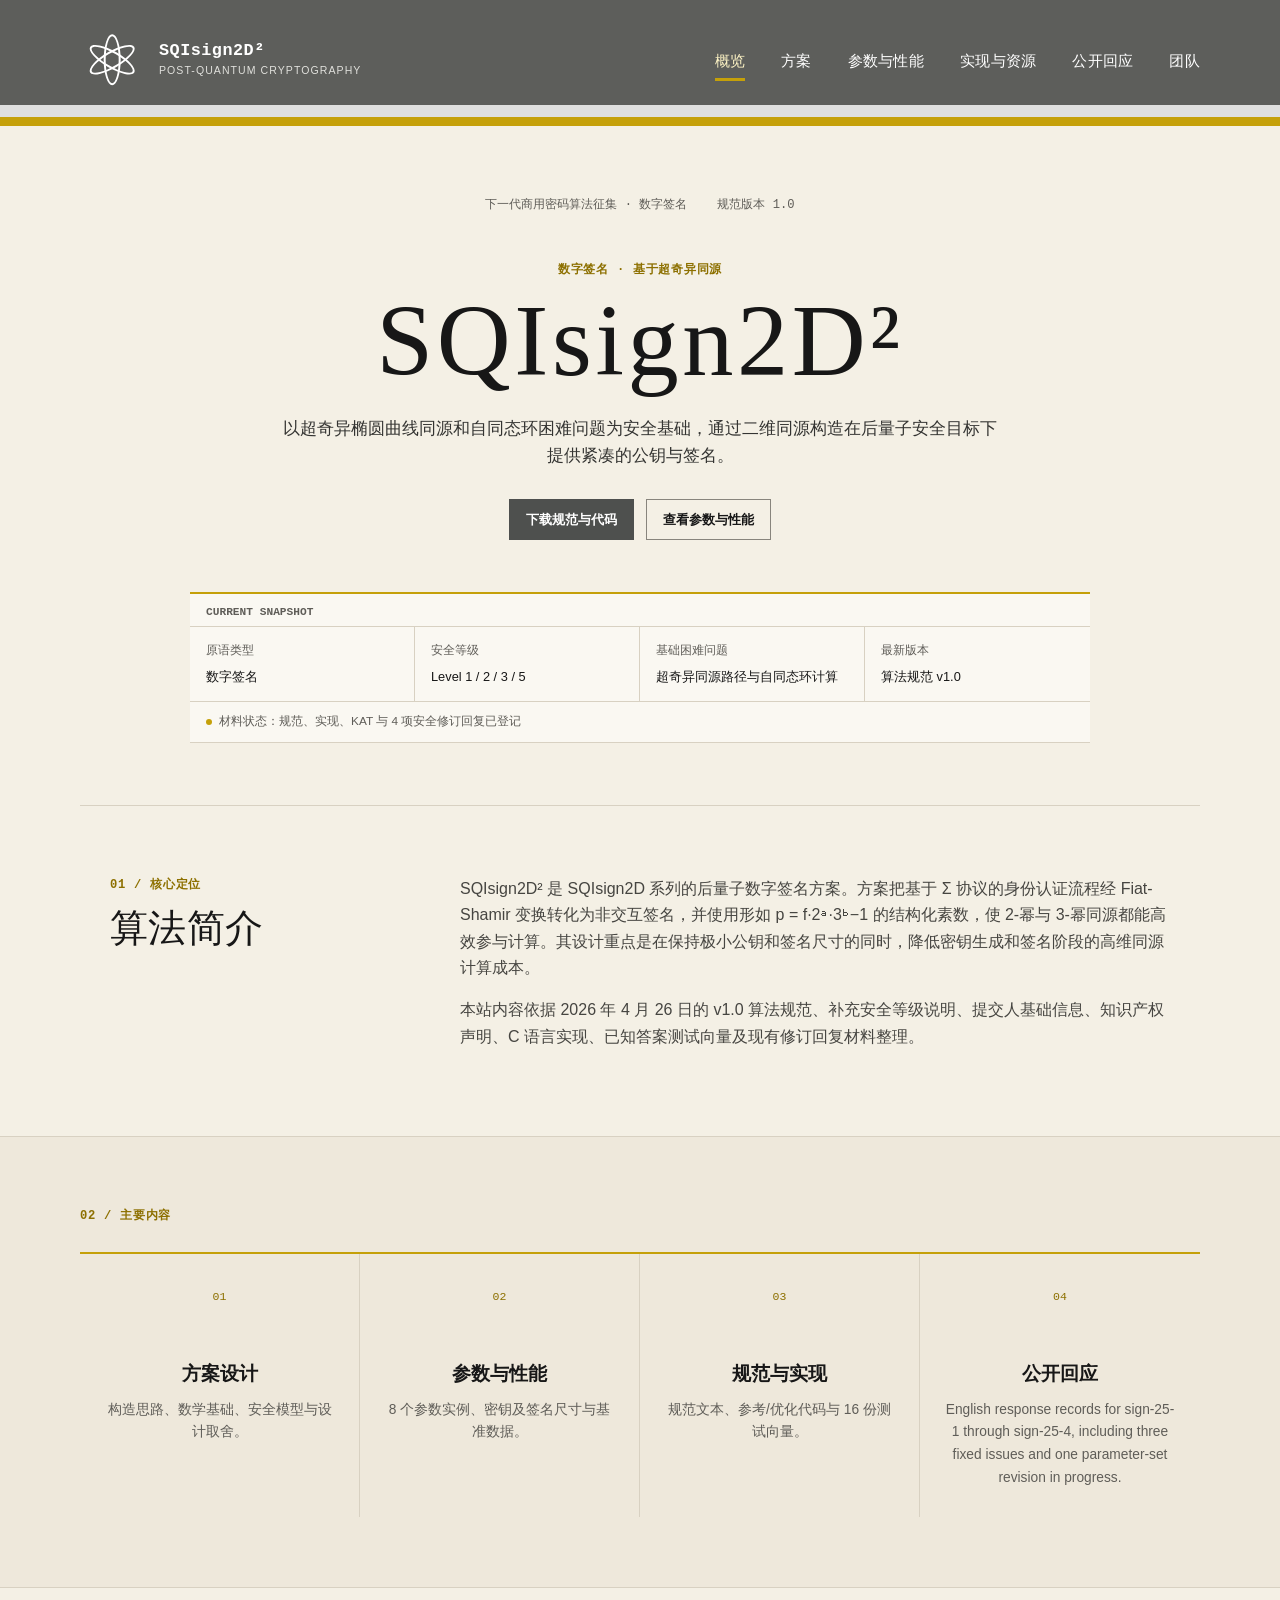
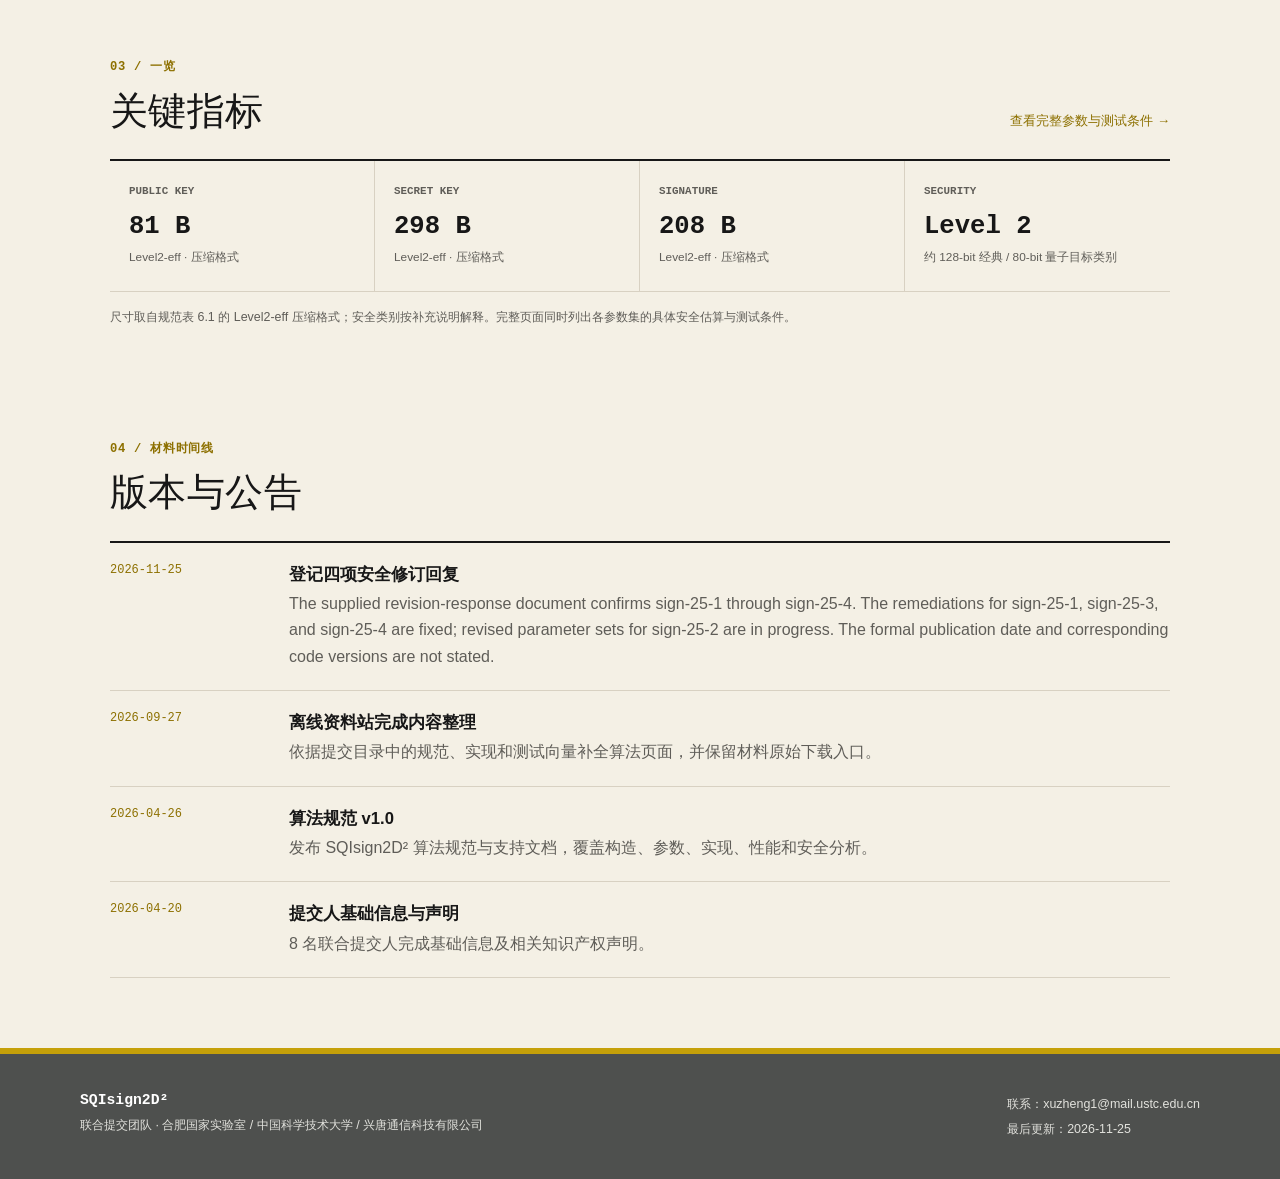
<file: index.html>
<!doctype html>
<html lang="zh-CN">
<head>
  <meta charset="utf-8">
  <meta name="viewport" content="width=device-width, initial-scale=1">
  <meta name="description" content="SQIsign2D² 是基于超奇异椭圆曲线同源与自同态环困难问题的后量子数字签名方案。">
  <title>SQIsign2D² — 后量子数字签名方案</title>
  <link rel="icon" type="image/svg+xml" href="assets/favicon.svg">
  <link rel="stylesheet" href="assets/styles.css">
  <script defer src="assets/site.js"></script>
</head>
<body data-page="home">
  <a class="skip-link" href="#main">跳到正文</a>
  <header class="site-header">
    <a class="brand" href="index.html" aria-label="返回首页">
      <span class="brand-mark" aria-hidden="true"><i></i><i></i><i></i></span>
      <span><b>SQIsign2D²</b><small>POST-QUANTUM CRYPTOGRAPHY</small></span>
    </a>
    <button class="menu-button" type="button" aria-expanded="false" aria-controls="primary-nav">菜单</button>
    <nav id="primary-nav" class="primary-nav" aria-label="主导航">
      <a data-nav="home" href="index.html">概览</a>
      <a data-nav="scheme" href="scheme.html">方案</a>
      <a data-nav="parameters" href="parameters.html">参数与性能</a>
      <a data-nav="implementation" href="implementation.html">实现与资源</a>
      <a data-nav="responses" href="responses.html">公开回应</a>
      <a data-nav="team" href="team.html">团队</a>
    </nav>
  </header>
  <main id="main">
    <section class="hero">
      <div class="eyebrow"><span>下一代商用密码算法征集 · 数字签名</span><span>规范版本 1.0</span></div>
      <div class="hero-layout">
        <div>
          <p class="kicker">数字签名 · 基于超奇异同源</p>
          <h1>SQIsign2D²</h1>
          <p class="lead">以超奇异椭圆曲线同源和自同态环困难问题为安全基础，通过二维同源构造在后量子安全目标下提供紧凑的公钥与签名。</p>
          <div class="hero-actions">
            <a class="button primary" href="implementation.html#downloads">下载规范与代码</a>
            <a class="button ghost" href="parameters.html">查看参数与性能</a>
          </div>
        </div>
        <aside class="status-panel" aria-label="方案状态">
          <p class="panel-label">CURRENT SNAPSHOT</p>
          <dl>
            <div><dt>原语类型</dt><dd>数字签名</dd></div>
            <div><dt>安全等级</dt><dd>Level 1 / 2 / 3 / 5</dd></div>
            <div><dt>基础困难问题</dt><dd>超奇异同源路径与自同态环计算</dd></div>
            <div><dt>最新版本</dt><dd>算法规范 v1.0</dd></div>
          </dl>
          <p class="status-note"><span></span>材料状态：规范、实现、KAT 与 4 项安全修订回复已登记</p>
        </aside>
      </div>
    </section>
    <section class="section intro-grid">
      <div><p class="section-index">01 / 核心定位</p><h2>算法简介</h2></div>
      <div class="prose">
        <p>SQIsign2D² 是 SQIsign2D 系列的后量子数字签名方案。方案把基于 Σ 协议的身份认证流程经 Fiat-Shamir 变换转化为非交互签名，并使用形如 p = f·2ᵃ·3ᵇ−1 的结构化素数，使 2-幂与 3-幂同源都能高效参与计算。其设计重点是在保持极小公钥和签名尺寸的同时，降低密钥生成和签名阶段的高维同源计算成本。</p>
        <p>本站内容依据 2026 年 4 月 26 日的 v1.0 算法规范、补充安全等级说明、提交人基础信息、知识产权声明、C 语言实现、已知答案测试向量及现有修订回复材料整理。</p>
      </div>
    </section>
    <section class="section feature-band">
      <p class="section-index light">02 / 主要内容</p>
      <div class="feature-grid">
        <a href="scheme.html"><span>01</span><h3>方案设计</h3><p>构造思路、数学基础、安全模型与设计取舍。</p></a>
        <a href="parameters.html"><span>02</span><h3>参数与性能</h3><p>8 个参数实例、密钥及签名尺寸与基准数据。</p></a>
        <a href="implementation.html"><span>03</span><h3>规范与实现</h3><p>规范文本、参考/优化代码与 16 份测试向量。</p></a>
        <a href="responses.html"><span>04</span><h3>公开回应</h3><p lang="en">English response records for sign-25-1 through sign-25-4, including three fixed issues and one parameter-set revision in progress.</p></a>
      </div>
    </section>
    <section class="section metrics-section">
      <div class="section-heading"><div><p class="section-index">03 / 一览</p><h2>关键指标</h2></div><a class="text-link" href="parameters.html">查看完整参数与测试条件 →</a></div>
      <div class="metric-grid">
        <article><small>PUBLIC KEY</small><strong>81 B</strong><span>Level2-eff · 压缩格式</span></article>
        <article><small>SECRET KEY</small><strong>298 B</strong><span>Level2-eff · 压缩格式</span></article>
        <article><small>SIGNATURE</small><strong>208 B</strong><span>Level2-eff · 压缩格式</span></article>
        <article><small>SECURITY</small><strong>Level 2</strong><span>约 128-bit 经典 / 80-bit 量子目标类别</span></article>
      </div>
      <p class="fineprint">尺寸取自规范表 6.1 的 Level2-eff 压缩格式；安全类别按补充说明解释。完整页面同时列出各参数集的具体安全估算与测试条件。</p>
    </section>
    <section class="section update-section">
      <div class="section-heading"><div><p class="section-index">04 / 材料时间线</p><h2>版本与公告</h2></div></div>
      <ol class="timeline">
        <li><time>2026-11-25</time><div><h3>登记四项安全修订回复</h3><p lang="en">The supplied revision-response document confirms sign-25-1 through sign-25-4. The remediations for sign-25-1, sign-25-3, and sign-25-4 are fixed; revised parameter sets for sign-25-2 are in progress. The formal publication date and corresponding code versions are not stated.</p></div></li>
        <li><time>2026-09-27</time><div><h3>离线资料站完成内容整理</h3><p>依据提交目录中的规范、实现和测试向量补全算法页面，并保留材料原始下载入口。</p></div></li>
        <li><time>2026-04-26</time><div><h3>算法规范 v1.0</h3><p>发布 SQIsign2D² 算法规范与支持文档，覆盖构造、参数、实现、性能和安全分析。</p></div></li>
        <li><time>2026-04-20</time><div><h3>提交人基础信息与声明</h3><p>8 名联合提交人完成基础信息及相关知识产权声明。</p></div></li>
      </ol>
    </section>
  </main>
  <footer class="site-footer"><div><b>SQIsign2D²</b><p>联合提交团队 · 合肥国家实验室 / 中国科学技术大学 / 兴唐通信科技有限公司</p></div><div><p>联系：xuzheng1@mail.ustc.edu.cn</p><p>最后更新：2026-11-25</p></div></footer>
</body>
</html>
</file>
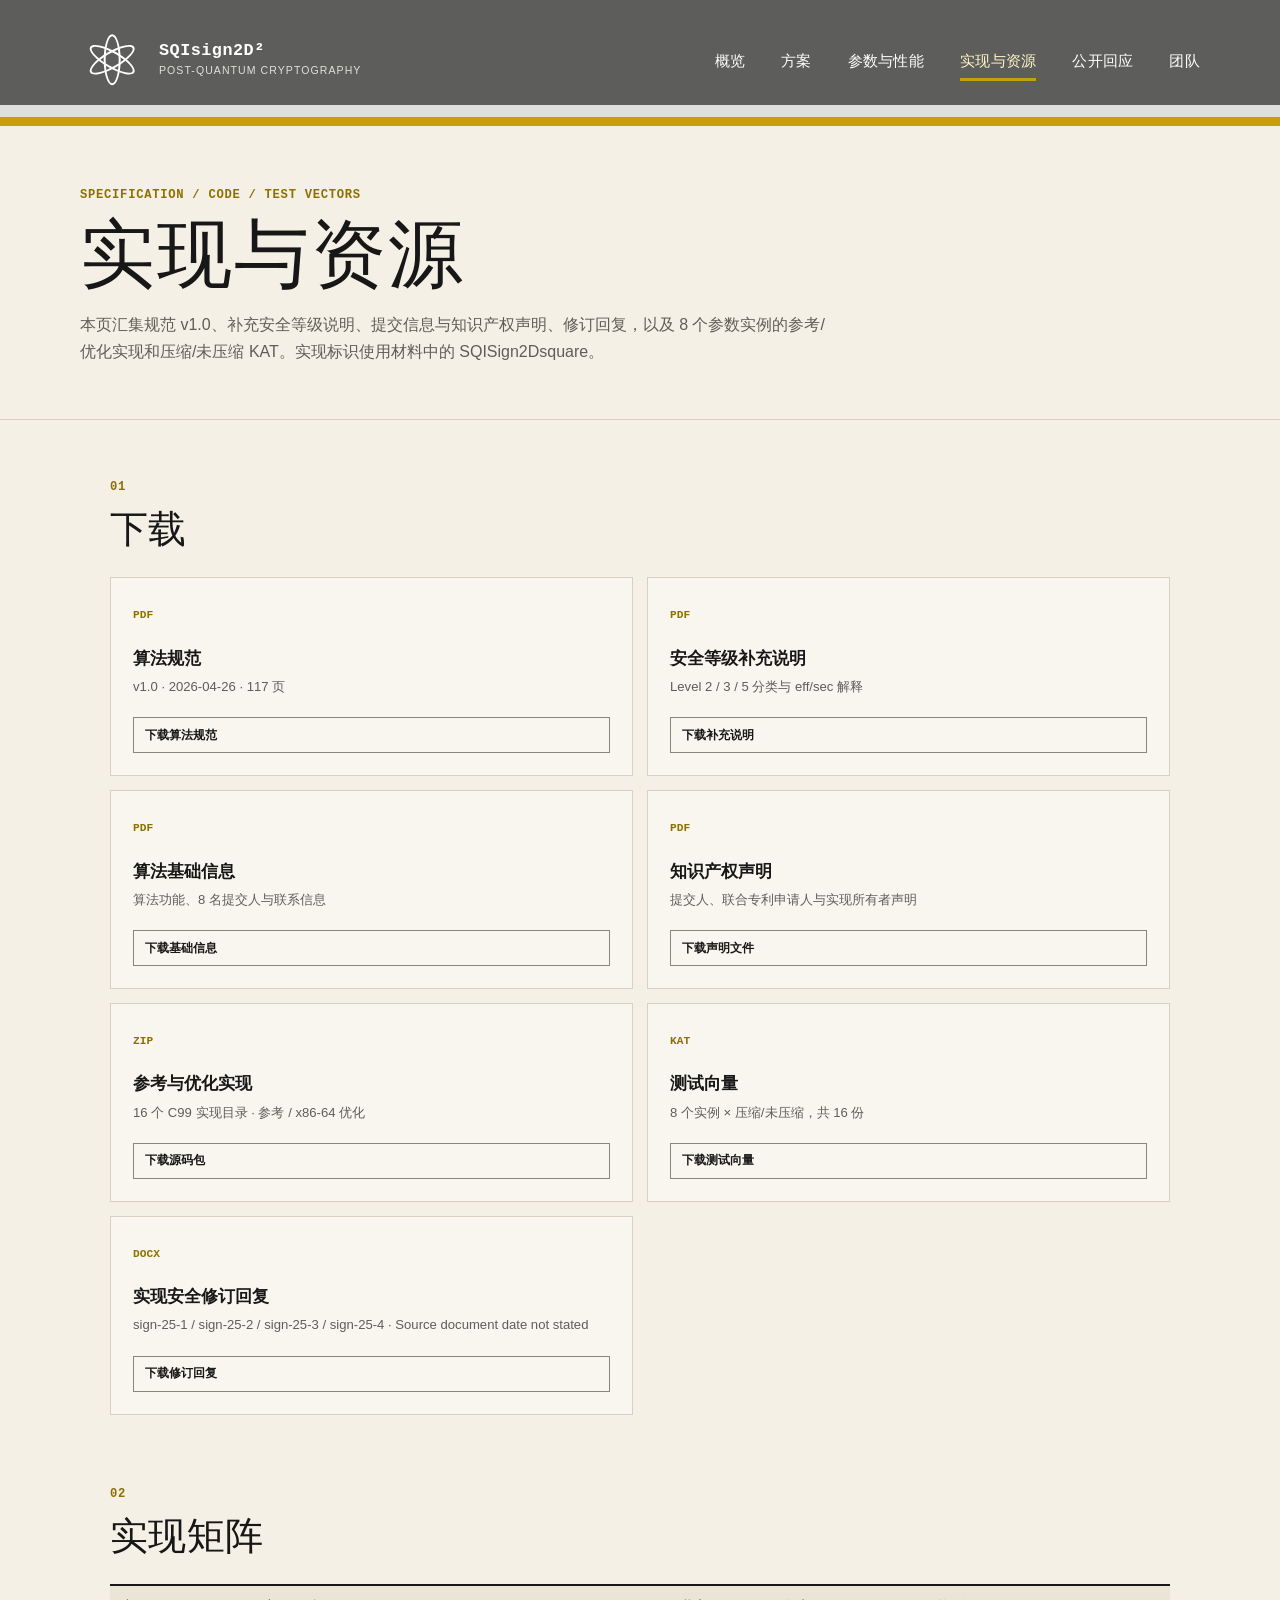
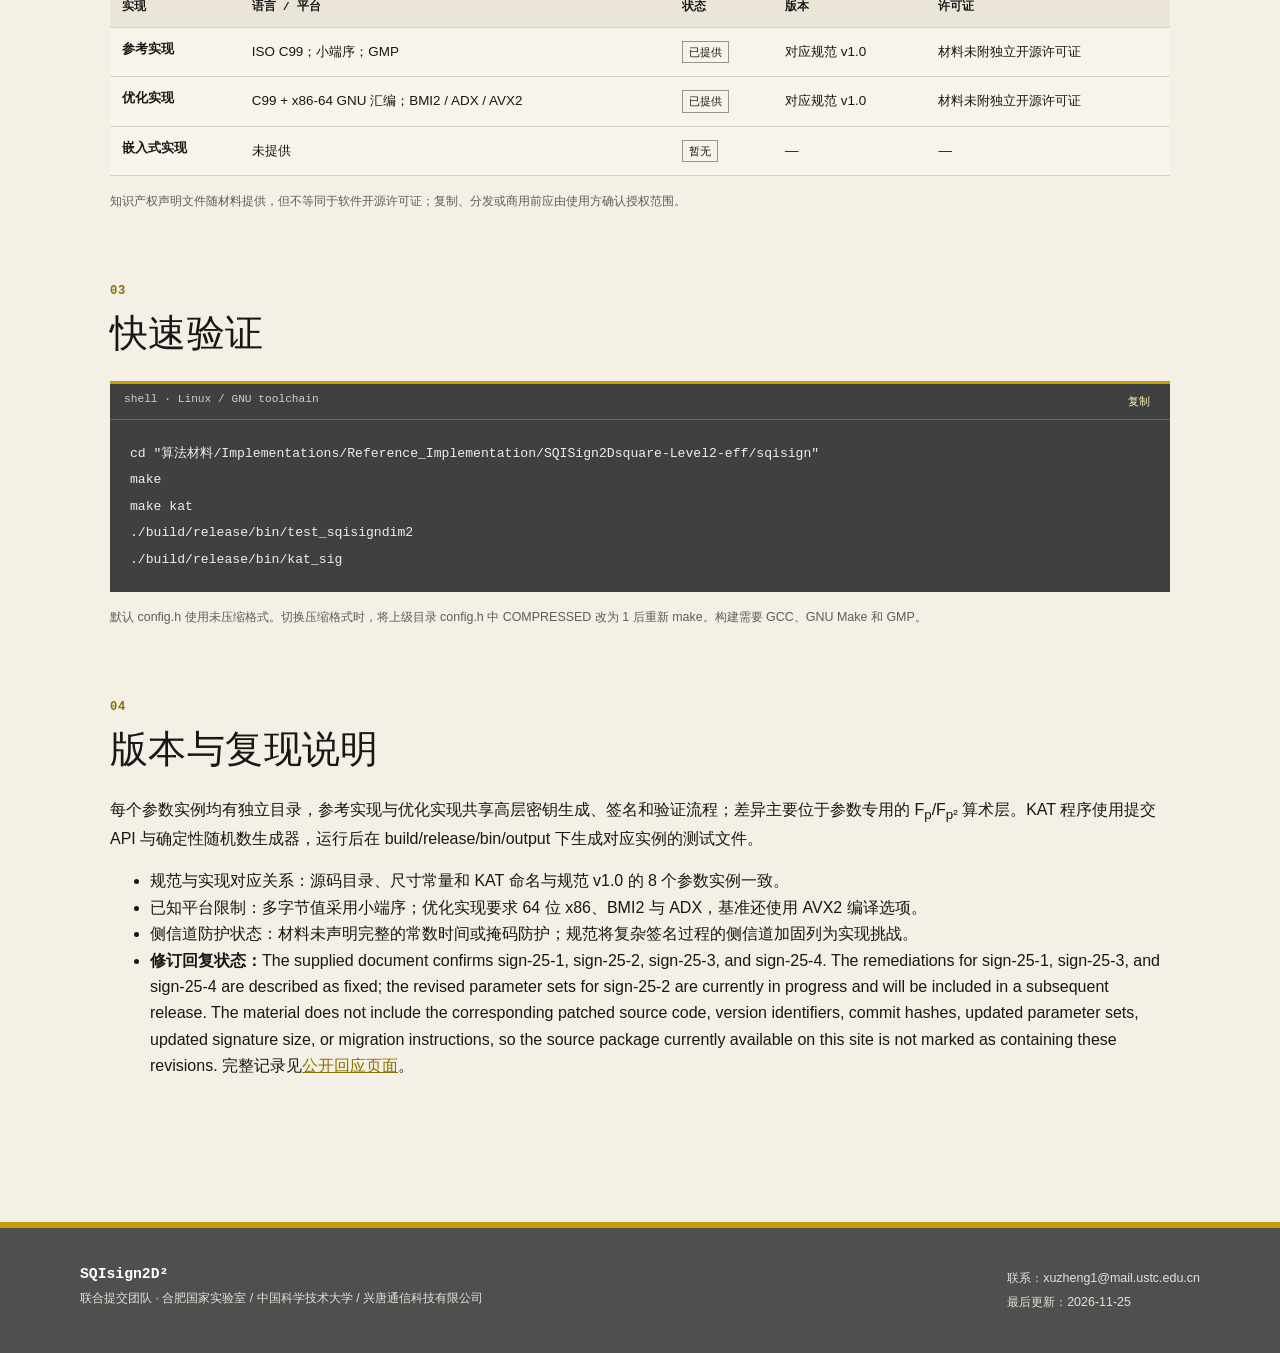
<file: implementation.html>
<!doctype html><html lang="zh-CN"><head><meta charset="utf-8"><meta name="viewport" content="width=device-width, initial-scale=1"><meta name="description" content="下载 SQIsign2D² 算法规范、基础信息、知识产权声明、C 语言实现、测试向量和修订回复。"><title>实现与资源 — SQIsign2D²</title><link rel="icon" type="image/svg+xml" href="assets/favicon.svg"><link rel="stylesheet" href="assets/styles.css"><script defer src="assets/site.js"></script></head>
<body data-page="implementation"><a class="skip-link" href="#main">跳到正文</a><header class="site-header"><a class="brand" href="index.html"><span class="brand-mark" aria-hidden="true"><i></i><i></i><i></i></span><span><b>SQIsign2D²</b><small>POST-QUANTUM CRYPTOGRAPHY</small></span></a><button class="menu-button" type="button" aria-expanded="false" aria-controls="primary-nav">菜单</button><nav id="primary-nav" class="primary-nav" aria-label="主导航"><a data-nav="home" href="index.html">概览</a><a data-nav="scheme" href="scheme.html">方案</a><a data-nav="parameters" href="parameters.html">参数与性能</a><a data-nav="implementation" href="implementation.html">实现与资源</a><a data-nav="responses" href="responses.html">公开回应</a><a data-nav="team" href="team.html">团队</a></nav></header>
<main id="main"><header class="page-hero"><p class="kicker">SPECIFICATION / CODE / TEST VECTORS</p><h1>实现与资源</h1><p>本页汇集规范 v1.0、补充安全等级说明、提交信息与知识产权声明、修订回复，以及 8 个参数实例的参考/优化实现和压缩/未压缩 KAT。实现标识使用材料中的 SQISign2Dsquare。</p></header><div class="wide-article">
<section id="downloads"><p class="section-index">01</p><h2>下载</h2><div class="resource-grid">
<article><span>PDF</span><h3>算法规范</h3><p>v1.0 · 2026-04-26 · 117 页</p><a class="button small" href="算法材料/Algorithm%20specifications/SQISign2D2%20Algorithm%20specifications.pdf" download>下载算法规范</a></article>
<article><span>PDF</span><h3>安全等级补充说明</h3><p>Level 2 / 3 / 5 分类与 eff/sec 解释</p><a class="button small" href="算法材料/Algorithm%20specifications/SQISign%20Algorithm%20specifications%20Addition.pdf" download>下载补充说明</a></article>
<article><span>PDF</span><h3>算法基础信息</h3><p>算法功能、8 名提交人与联系信息</p><a class="button small" href="算法材料/Basic%20information.pdf" download>下载基础信息</a></article>
<article><span>PDF</span><h3>知识产权声明</h3><p>提交人、联合专利申请人与实现所有者声明</p><a class="button small" href="算法材料/Intellectual%20property.pdf" download>下载声明文件</a></article>
<article><span>ZIP</span><h3>参考与优化实现</h3><p>16 个 C99 实现目录 · 参考 / x86-64 优化</p><a class="button small" href="downloads/SQIsign2D2-implementations.zip" download>下载源码包</a></article>
<article><span>KAT</span><h3>测试向量</h3><p>8 个实例 × 压缩/未压缩，共 16 份</p><a class="button small" href="downloads/SQIsign2D2-test-vectors.zip" download>下载测试向量</a></article>
<article><span>DOCX</span><h3>实现安全修订回复</h3><p lang="en">sign-25-1 / sign-25-2 / sign-25-3 / sign-25-4 · Source document date not stated</p><a class="button small" href="修订回复(2).docx" download>下载修订回复</a></article>
</div></section>
<section><p class="section-index">02</p><h2>实现矩阵</h2><div class="table-wrap"><table><thead><tr><th>实现</th><th>语言 / 平台</th><th>状态</th><th>版本</th><th>许可证</th></tr></thead><tbody><tr><th>参考实现</th><td>ISO C99；小端序；GMP</td><td><span class="status-tag">已提供</span></td><td>对应规范 v1.0</td><td>材料未附独立开源许可证</td></tr><tr><th>优化实现</th><td>C99 + x86-64 GNU 汇编；BMI2 / ADX / AVX2</td><td><span class="status-tag">已提供</span></td><td>对应规范 v1.0</td><td>材料未附独立开源许可证</td></tr><tr><th>嵌入式实现</th><td>未提供</td><td><span class="status-tag">暂无</span></td><td>—</td><td>—</td></tr></tbody></table></div><p class="fineprint">知识产权声明文件随材料提供，但不等同于软件开源许可证；复制、分发或商用前应由使用方确认授权范围。</p></section>
<section><p class="section-index">03</p><h2>快速验证</h2><div class="code-block"><div><span>shell · Linux / GNU toolchain</span><button type="button" data-copy="#quick-code">复制</button></div><pre id="quick-code"><code>cd "算法材料/Implementations/Reference_Implementation/SQISign2Dsquare-Level2-eff/sqisign"
make
make kat
./build/release/bin/test_sqisigndim2
./build/release/bin/kat_sig</code></pre></div><p class="fineprint">默认 config.h 使用未压缩格式。切换压缩格式时，将上级目录 config.h 中 COMPRESSED 改为 1 后重新 make。构建需要 GCC、GNU Make 和 GMP。</p></section>
<section><p class="section-index">04</p><h2>版本与复现说明</h2><p>每个参数实例均有独立目录，参考实现与优化实现共享高层密钥生成、签名和验证流程；差异主要位于参数专用的 F<sub>p</sub>/F<sub>p²</sub> 算术层。KAT 程序使用提交 API 与确定性随机数生成器，运行后在 build/release/bin/output 下生成对应实例的测试文件。</p><ul><li>规范与实现对应关系：源码目录、尺寸常量和 KAT 命名与规范 v1.0 的 8 个参数实例一致。</li><li>已知平台限制：多字节值采用小端序；优化实现要求 64 位 x86、BMI2 与 ADX，基准还使用 AVX2 编译选项。</li><li>侧信道防护状态：材料未声明完整的常数时间或掩码防护；规范将复杂签名过程的侧信道加固列为实现挑战。</li><li><strong>修订回复状态：</strong><span lang="en">The supplied document confirms sign-25-1, sign-25-2, sign-25-3, and sign-25-4. The remediations for sign-25-1, sign-25-3, and sign-25-4 are described as fixed; the revised parameter sets for sign-25-2 are currently in progress and will be included in a subsequent release. The material does not include the corresponding patched source code, version identifiers, commit hashes, updated parameter sets, updated signature size, or migration instructions, so the source package currently available on this site is not marked as containing these revisions.</span> 完整记录见<a href="responses.html">公开回应页面</a>。</li></ul></section></div></main><footer class="site-footer"><div><b>SQIsign2D²</b><p>联合提交团队 · 合肥国家实验室 / 中国科学技术大学 / 兴唐通信科技有限公司</p></div><div><p>联系：xuzheng1@mail.ustc.edu.cn</p><p>最后更新：2026-11-25</p></div></footer></body></html>
</file>
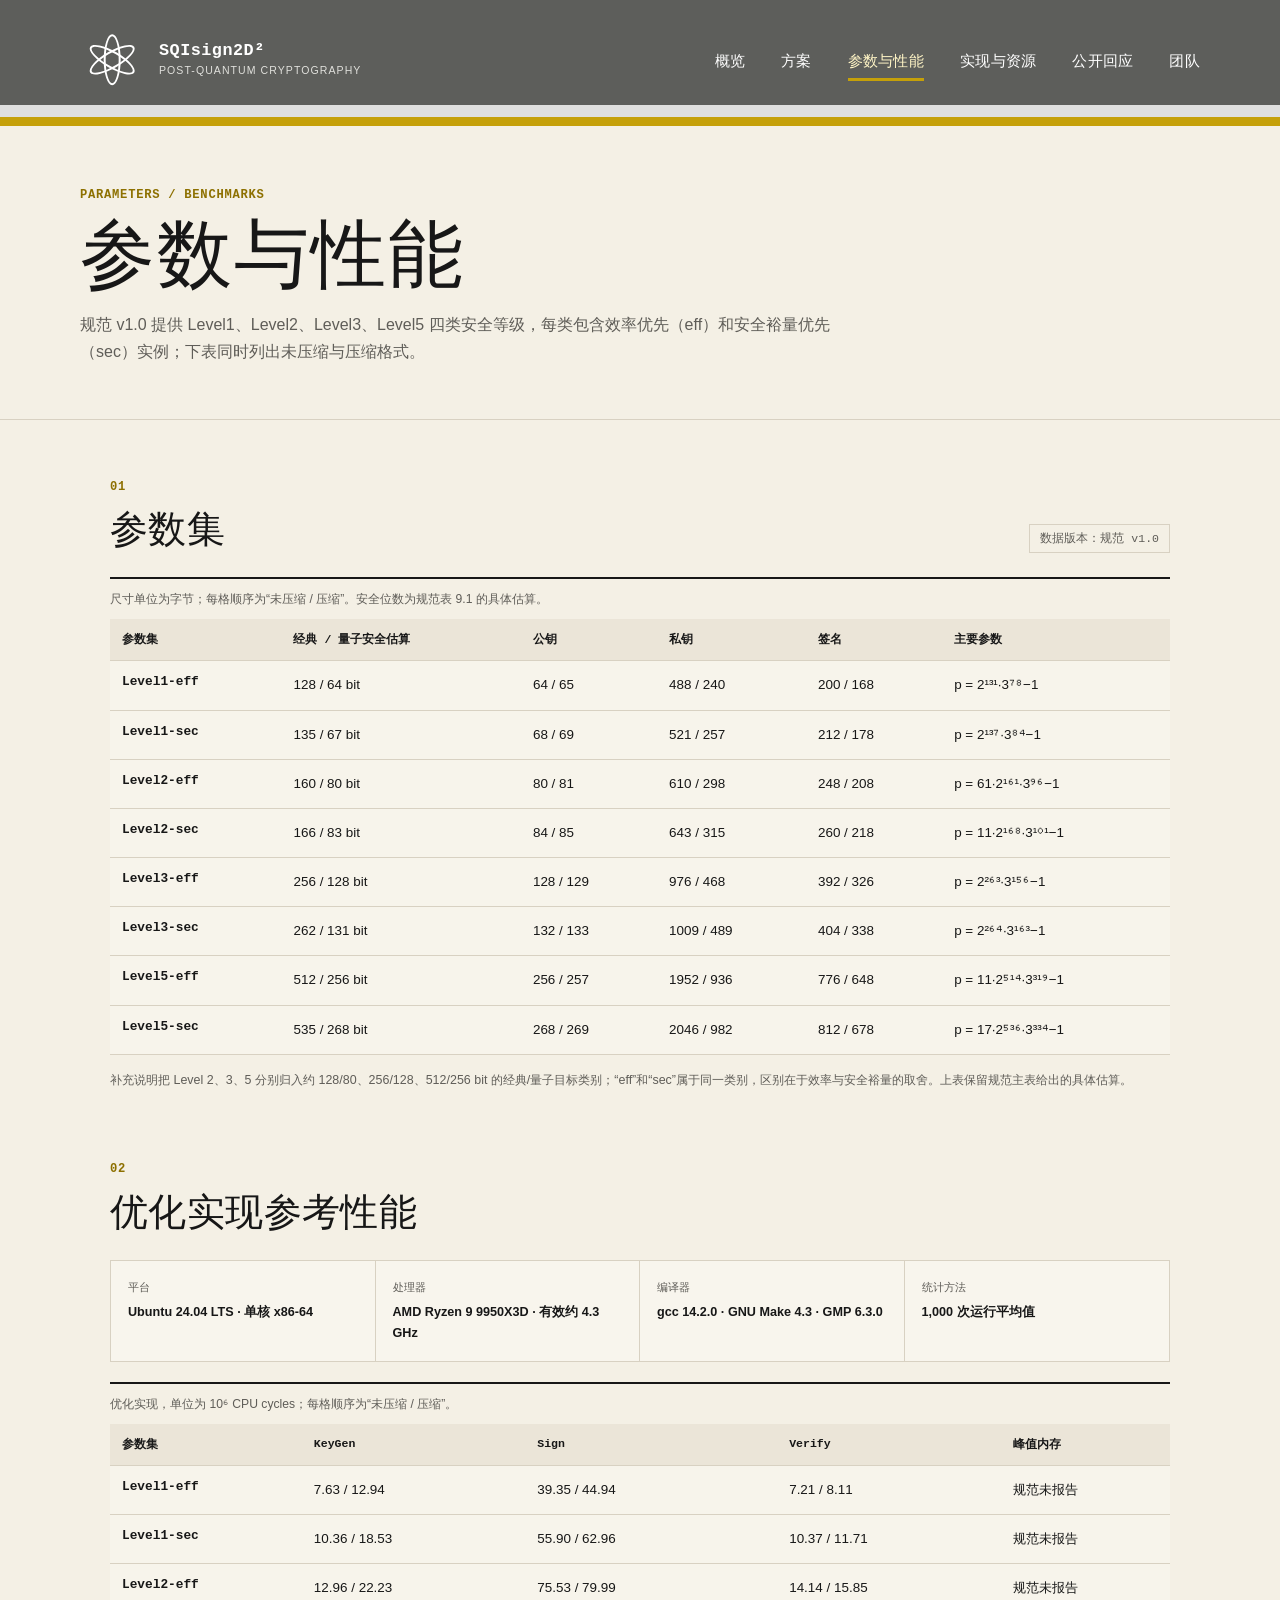
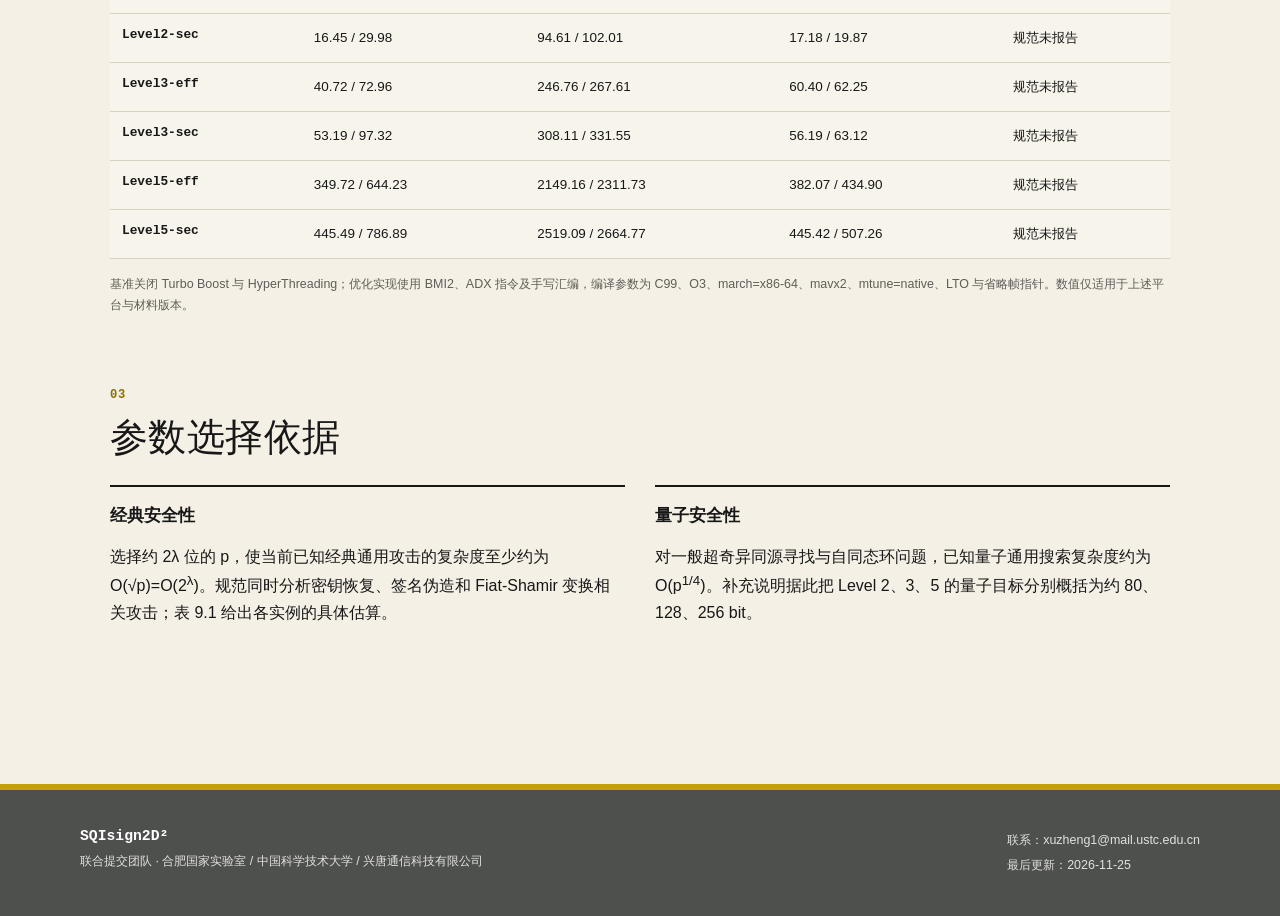
<file: parameters.html>
<!doctype html><html lang="zh-CN"><head><meta charset="utf-8"><meta name="viewport" content="width=device-width, initial-scale=1"><meta name="description" content="SQIsign2D² 的 8 个参数实例、密钥与签名尺寸以及参考和优化实现性能。"><title>参数与性能 — SQIsign2D²</title><link rel="icon" type="image/svg+xml" href="assets/favicon.svg"><link rel="stylesheet" href="assets/styles.css"><script defer src="assets/site.js"></script></head>
<body data-page="parameters"><a class="skip-link" href="#main">跳到正文</a><header class="site-header"><a class="brand" href="index.html"><span class="brand-mark" aria-hidden="true"><i></i><i></i><i></i></span><span><b>SQIsign2D²</b><small>POST-QUANTUM CRYPTOGRAPHY</small></span></a><button class="menu-button" type="button" aria-expanded="false" aria-controls="primary-nav">菜单</button><nav id="primary-nav" class="primary-nav" aria-label="主导航"><a data-nav="home" href="index.html">概览</a><a data-nav="scheme" href="scheme.html">方案</a><a data-nav="parameters" href="parameters.html">参数与性能</a><a data-nav="implementation" href="implementation.html">实现与资源</a><a data-nav="responses" href="responses.html">公开回应</a><a data-nav="team" href="team.html">团队</a></nav></header>
<main id="main"><header class="page-hero"><p class="kicker">PARAMETERS / BENCHMARKS</p><h1>参数与性能</h1><p>规范 v1.0 提供 Level1、Level2、Level3、Level5 四类安全等级，每类包含效率优先（eff）和安全裕量优先（sec）实例；下表同时列出未压缩与压缩格式。</p></header><div class="wide-article">
<section><div class="section-heading"><div><p class="section-index">01</p><h2>参数集</h2></div><span class="version-chip">数据版本：规范 v1.0</span></div><div class="table-wrap"><table><caption>尺寸单位为字节；每格顺序为“未压缩 / 压缩”。安全位数为规范表 9.1 的具体估算。</caption><thead><tr><th>参数集</th><th>经典 / 量子安全估算</th><th>公钥</th><th>私钥</th><th>签名</th><th>主要参数</th></tr></thead><tbody>
<tr><th>Level1-eff</th><td>128 / 64 bit</td><td>64 / 65</td><td>488 / 240</td><td>200 / 168</td><td>p = 2¹³¹·3⁷⁸−1</td></tr>
<tr><th>Level1-sec</th><td>135 / 67 bit</td><td>68 / 69</td><td>521 / 257</td><td>212 / 178</td><td>p = 2¹³⁷·3⁸⁴−1</td></tr>
<tr><th>Level2-eff</th><td>160 / 80 bit</td><td>80 / 81</td><td>610 / 298</td><td>248 / 208</td><td>p = 61·2¹⁶¹·3⁹⁶−1</td></tr>
<tr><th>Level2-sec</th><td>166 / 83 bit</td><td>84 / 85</td><td>643 / 315</td><td>260 / 218</td><td>p = 11·2¹⁶⁸·3¹⁰¹−1</td></tr>
<tr><th>Level3-eff</th><td>256 / 128 bit</td><td>128 / 129</td><td>976 / 468</td><td>392 / 326</td><td>p = 2²⁶³·3¹⁵⁶−1</td></tr>
<tr><th>Level3-sec</th><td>262 / 131 bit</td><td>132 / 133</td><td>1009 / 489</td><td>404 / 338</td><td>p = 2²⁶⁴·3¹⁶³−1</td></tr>
<tr><th>Level5-eff</th><td>512 / 256 bit</td><td>256 / 257</td><td>1952 / 936</td><td>776 / 648</td><td>p = 11·2⁵¹⁴·3³¹⁹−1</td></tr>
<tr><th>Level5-sec</th><td>535 / 268 bit</td><td>268 / 269</td><td>2046 / 982</td><td>812 / 678</td><td>p = 17·2⁵³⁶·3³³⁴−1</td></tr>
</tbody></table></div><p class="fineprint">补充说明把 Level 2、3、5 分别归入约 128/80、256/128、512/256 bit 的经典/量子目标类别；“eff”和“sec”属于同一类别，区别在于效率与安全裕量的取舍。上表保留规范主表给出的具体估算。</p></section>
<section><p class="section-index">02</p><h2>优化实现参考性能</h2><div class="benchmark-meta"><div><small>平台</small><b>Ubuntu 24.04 LTS · 单核 x86-64</b></div><div><small>处理器</small><b>AMD Ryzen 9 9950X3D · 有效约 4.3 GHz</b></div><div><small>编译器</small><b>gcc 14.2.0 · GNU Make 4.3 · GMP 6.3.0</b></div><div><small>统计方法</small><b>1,000 次运行平均值</b></div></div><div class="table-wrap"><table><caption>优化实现，单位为 10⁶ CPU cycles；每格顺序为“未压缩 / 压缩”。</caption><thead><tr><th>参数集</th><th>KeyGen</th><th>Sign</th><th>Verify</th><th>峰值内存</th></tr></thead><tbody>
<tr><th>Level1-eff</th><td>7.63 / 12.94</td><td>39.35 / 44.94</td><td>7.21 / 8.11</td><td>规范未报告</td></tr>
<tr><th>Level1-sec</th><td>10.36 / 18.53</td><td>55.90 / 62.96</td><td>10.37 / 11.71</td><td>规范未报告</td></tr>
<tr><th>Level2-eff</th><td>12.96 / 22.23</td><td>75.53 / 79.99</td><td>14.14 / 15.85</td><td>规范未报告</td></tr>
<tr><th>Level2-sec</th><td>16.45 / 29.98</td><td>94.61 / 102.01</td><td>17.18 / 19.87</td><td>规范未报告</td></tr>
<tr><th>Level3-eff</th><td>40.72 / 72.96</td><td>246.76 / 267.61</td><td>60.40 / 62.25</td><td>规范未报告</td></tr>
<tr><th>Level3-sec</th><td>53.19 / 97.32</td><td>308.11 / 331.55</td><td>56.19 / 63.12</td><td>规范未报告</td></tr>
<tr><th>Level5-eff</th><td>349.72 / 644.23</td><td>2149.16 / 2311.73</td><td>382.07 / 434.90</td><td>规范未报告</td></tr>
<tr><th>Level5-sec</th><td>445.49 / 786.89</td><td>2519.09 / 2664.77</td><td>445.42 / 507.26</td><td>规范未报告</td></tr>
</tbody></table></div><p class="fineprint">基准关闭 Turbo Boost 与 HyperThreading；优化实现使用 BMI2、ADX 指令及手写汇编，编译参数为 C99、O3、march=x86-64、mavx2、mtune=native、LTO 与省略帧指针。数值仅适用于上述平台与材料版本。</p></section>
<section><p class="section-index">03</p><h2>参数选择依据</h2><div class="two-col"><div><h3>经典安全性</h3><p>选择约 2λ 位的 p，使当前已知经典通用攻击的复杂度至少约为 O(√p)=O(2<sup>λ</sup>)。规范同时分析密钥恢复、签名伪造和 Fiat-Shamir 变换相关攻击；表 9.1 给出各实例的具体估算。</p></div><div><h3>量子安全性</h3><p>对一般超奇异同源寻找与自同态环问题，已知量子通用搜索复杂度约为 O(p<sup>1/4</sup>)。补充说明据此把 Level 2、3、5 的量子目标分别概括为约 80、128、256 bit。</p></div></div></section></div></main><footer class="site-footer"><div><b>SQIsign2D²</b><p>联合提交团队 · 合肥国家实验室 / 中国科学技术大学 / 兴唐通信科技有限公司</p></div><div><p>联系：xuzheng1@mail.ustc.edu.cn</p><p>最后更新：2026-11-25</p></div></footer></body></html>
</file>
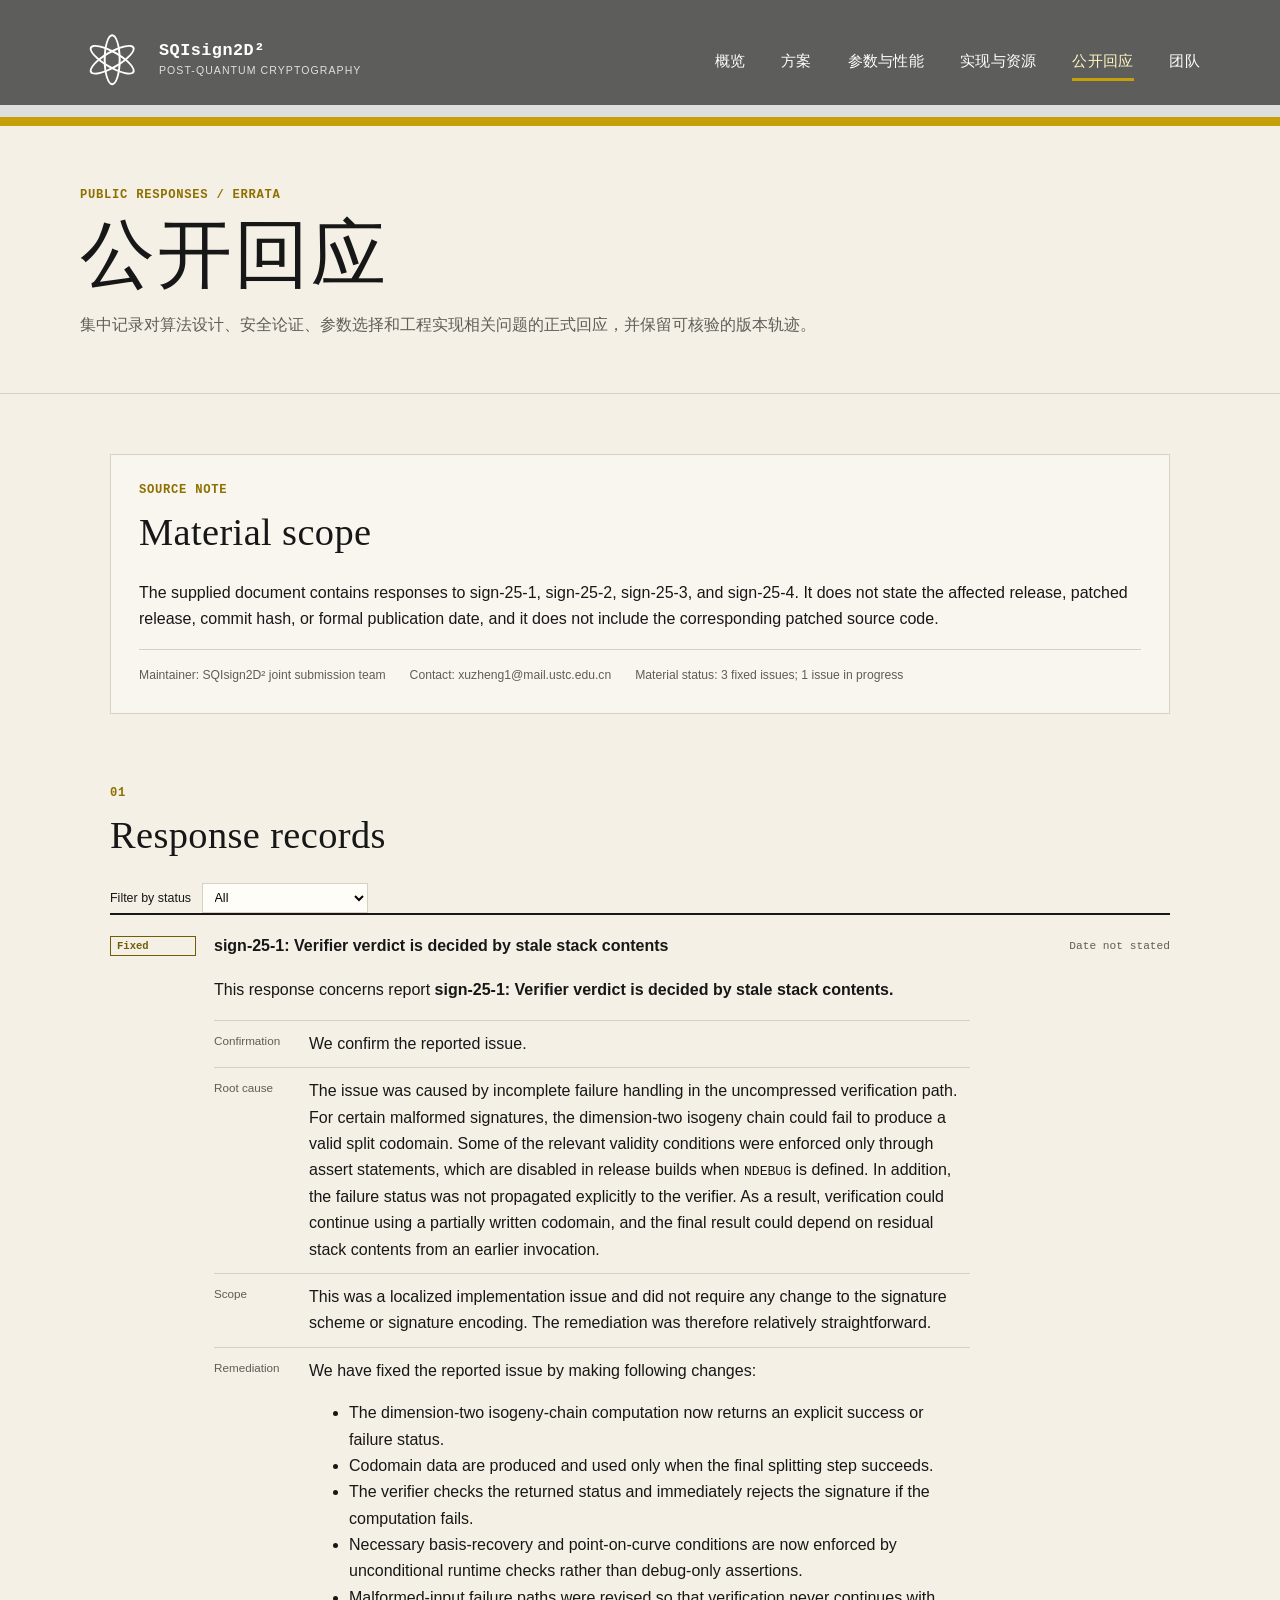
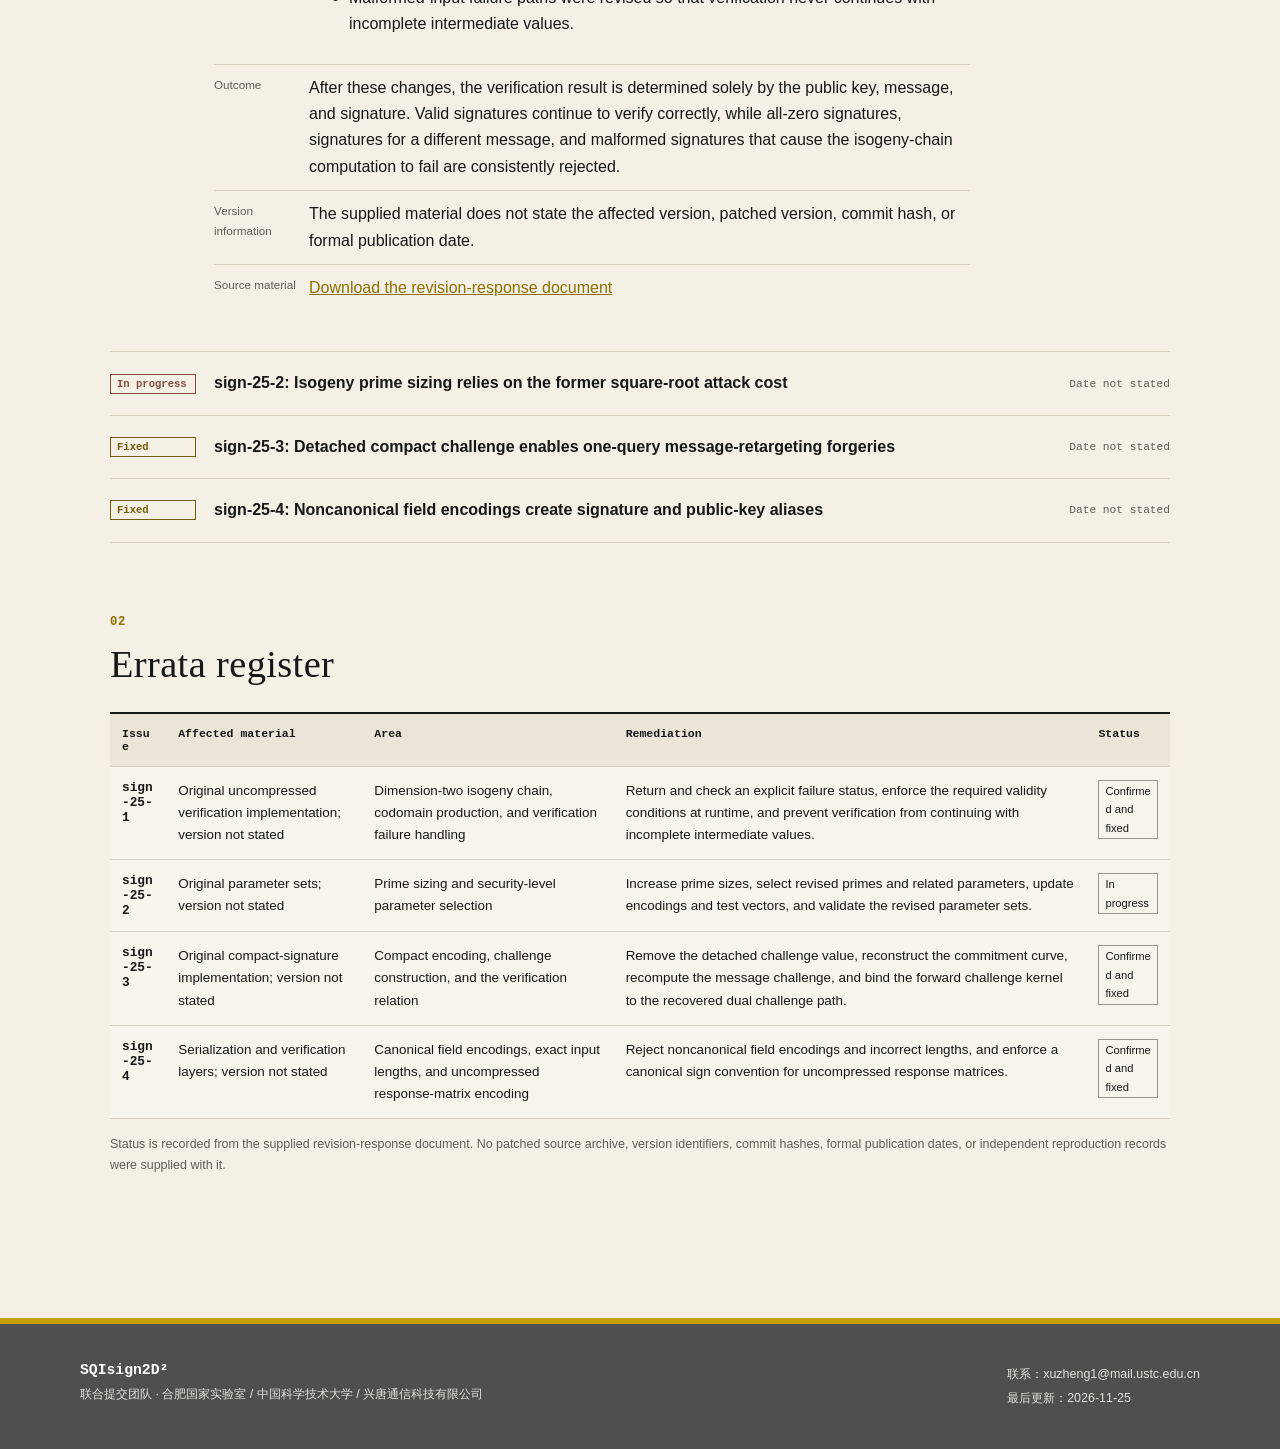
<file: responses.html>
<!doctype html><html lang="zh-CN"><head><meta charset="utf-8"><meta name="viewport" content="width=device-width, initial-scale=1"><meta name="description" content="SQIsign2D² 的公开技术回应与勘误登记页。"><title>公开回应 — SQIsign2D²</title><link rel="icon" type="image/svg+xml" href="assets/favicon.svg"><link rel="stylesheet" href="assets/styles.css"><script defer src="assets/site.js"></script></head>
<body data-page="responses"><a class="skip-link" href="#main">跳到正文</a><header class="site-header"><a class="brand" href="index.html"><span class="brand-mark" aria-hidden="true"><i></i><i></i><i></i></span><span><b>SQIsign2D²</b><small>POST-QUANTUM CRYPTOGRAPHY</small></span></a><button class="menu-button" type="button" aria-expanded="false" aria-controls="primary-nav">菜单</button><nav id="primary-nav" class="primary-nav" aria-label="主导航"><a data-nav="home" href="index.html">概览</a><a data-nav="scheme" href="scheme.html">方案</a><a data-nav="parameters" href="parameters.html">参数与性能</a><a data-nav="implementation" href="implementation.html">实现与资源</a><a data-nav="responses" href="responses.html">公开回应</a><a data-nav="team" href="team.html">团队</a></nav></header>
<main id="main"><header class="page-hero"><p class="kicker">PUBLIC RESPONSES / ERRATA</p><h1>公开回应</h1><p>集中记录对算法设计、安全论证、参数选择和工程实现相关问题的正式回应，并保留可核验的版本轨迹。</p></header><div class="wide-article" lang="en">
<section class="response-policy"><p class="section-index">SOURCE NOTE</p><h2>Material scope</h2><p>The supplied document contains responses to sign-25-1, sign-25-2, sign-25-3, and sign-25-4. It does not state the affected release, patched release, commit hash, or formal publication date, and it does not include the corresponding patched source code.</p><div class="policy-meta"><span>Maintainer: SQIsign2D² joint submission team</span><span>Contact: xuzheng1@mail.ustc.edu.cn</span><span>Material status: 3 fixed issues; 1 issue in progress</span></div></section>
<section>
  <div class="section-heading"><div><p class="section-index">01</p><h2>Response records</h2></div></div>
  <label class="filter-label" for="response-filter">Filter by status
    <select id="response-filter">
      <option value="all">All</option>
      <option value="updated">Confirmed and fixed</option>
      <option value="progress">In progress</option>
    </select>
  </label>
  <div class="response-list">
    <details data-status="updated" open>
      <summary><span class="response-state updated">Fixed</span><b>sign-25-1: Verifier verdict is decided by stale stack contents</b><time>Date not stated</time></summary>
      <div><p>This response concerns report <strong>sign-25-1: Verifier verdict is decided by stale stack contents.</strong></p><dl>
        <dt>Confirmation</dt><dd>We confirm the reported issue.</dd>
        <dt>Root cause</dt><dd>The issue was caused by incomplete failure handling in the uncompressed verification path. For certain malformed signatures, the dimension-two isogeny chain could fail to produce a valid split codomain. Some of the relevant validity conditions were enforced only through assert statements, which are disabled in release builds when <code>NDEBUG</code> is defined. In addition, the failure status was not propagated explicitly to the verifier. As a result, verification could continue using a partially written codomain, and the final result could depend on residual stack contents from an earlier invocation.</dd>
        <dt>Scope</dt><dd>This was a localized implementation issue and did not require any change to the signature scheme or signature encoding. The remediation was therefore relatively straightforward.</dd>
        <dt>Remediation</dt><dd><p>We have fixed the reported issue by making following changes:</p><ul><li>The dimension-two isogeny-chain computation now returns an explicit success or failure status.</li><li>Codomain data are produced and used only when the final splitting step succeeds.</li><li>The verifier checks the returned status and immediately rejects the signature if the computation fails.</li><li>Necessary basis-recovery and point-on-curve conditions are now enforced by unconditional runtime checks rather than debug-only assertions.</li><li>Malformed-input failure paths were revised so that verification never continues with incomplete intermediate values.</li></ul></dd>
        <dt>Outcome</dt><dd>After these changes, the verification result is determined solely by the public key, message, and signature. Valid signatures continue to verify correctly, while all-zero signatures, signatures for a different message, and malformed signatures that cause the isogeny-chain computation to fail are consistently rejected.</dd>
        <dt>Version information</dt><dd>The supplied material does not state the affected version, patched version, commit hash, or formal publication date.</dd>
        <dt>Source material</dt><dd><a href="修订回复(2).docx" download>Download the revision-response document</a></dd>
      </dl></div>
    </details>
    <details data-status="progress">
      <summary><span class="response-state open">In progress</span><b>sign-25-2: Isogeny prime sizing relies on the former square-root attack cost</b><time>Date not stated</time></summary>
      <div><p>This response concerns report <strong>sign-25-2: Isogeny prime sizing relies on the former square-root attack cost.</strong></p><dl>
        <dt>Confirmation</dt><dd>We confirm the reported issue.</dd>
        <dt>Root cause</dt><dd>The original parameter sets were selected according to the previously accepted square-root attack complexity. In light of the newly published attack algorithm and the resulting security estimates, the sizes of the underlying primes need to be increased accordingly.</dd>
        <dt>Scope</dt><dd>This is a parameter-selection issue and does not require a fundamental change to the signature scheme. The scheme uses primes of the form <i>p = f · 2<sup>a</sup> · 3<sup>b</sup> − 1</i>. There are sufficiently many primes of this form to satisfy the revised security requirements as well as the arithmetic and implementation requirements of SQIsign2D2. Therefore, generating and integrating larger parameter sets does not present any fundamental difficulty.</dd>
        <dt>Planned changes</dt><dd><p>We are addressing the reported issue by making the following changes:</p><ul><li>The prime sizes will be increased according to the complexity of the new attack algorithm.</li><li>New primes of the required form will be selected for the affected security levels.</li><li>The corresponding field arithmetic parameters, torsion parameters, precomputed constants, encodings, and test vectors will be updated consistently.</li><li>The revised parameter sets will undergo correctness, security, and performance validation.</li></ul></dd>
        <dt>Status</dt><dd>This work is currently in progress. The updated parameter sets and their supporting security analysis will be included in a subsequent release.</dd>
        <dt>Version information</dt><dd>The supplied material does not state the affected version, revised parameter sets, commit hash, or formal publication date.</dd>
        <dt>Source material</dt><dd><a href="修订回复(2).docx" download>Download the revision-response document</a></dd>
      </dl></div>
    </details>
    <details data-status="updated">
      <summary><span class="response-state updated">Fixed</span><b>sign-25-3: Detached compact challenge enables one-query message-retargeting forgeries</b><time>Date not stated</time></summary>
      <div><p>This response concerns report <strong>sign-25-3: Detached compact challenge enables one-query message-retargeting forgeries.</strong></p><dl>
        <dt>Confirmation</dt><dd>We confirm the reported issue.</dd>
        <dt>Root cause</dt><dd>In the original compact-signature implementation, the hash-derived challenge was transmitted and checked as a relatively independent signature field. However, the verifier did not sufficiently bind this value to the geometric relation between the reconstructed forward challenge isogeny and the encoded dual path. Consequently, the response and dual-path data could remain unchanged while the transmitted challenge was recomputed for a different message.</dd>
        <dt>Scope</dt><dd>The remediation was conceptually clear, but it required coordinated changes to the compact signature format and to both signing and verification. It was therefore a moderate implementation change rather than a single additional input check.</dd>
        <dt>Remediation</dt><dd><p>We have fixed the reported issue by making following changes:</p><ul><li>The compact signature no longer carries the hash-derived challenge as a detached value.</li><li>During signing, the challenge kernel is constructed directly from the hash of the public key, message, and commitment curve using a canonical basis.</li><li>The compact encoding was updated to include the auxiliary information required to reconstruct the commitment curve and challenge relation during verification.</li><li>During verification, the commitment curve is reconstructed from the response and encoded dual-path information.</li><li>The verifier recomputes the challenge for the message being verified, constructs the corresponding forward challenge kernel, and checks that it is compatible with the recovered dual challenge path.</li></ul></dd>
        <dt>Outcome</dt><dd>These changes bind the message, commitment curve, forward challenge kernel, and dual challenge path within a single verification relation. Changing the message or replacing a challenge value without updating the associated geometric data no longer produces a valid signature.</dd>
        <dt>Version information</dt><dd>The supplied material does not state the affected version, patched version, commit hash, updated signature size, migration instructions, or formal publication date.</dd>
        <dt>Source material</dt><dd><a href="修订回复(2).docx" download>Download the revision-response document</a></dd>
      </dl></div>
    </details>
    <details data-status="updated">
      <summary><span class="response-state updated">Fixed</span><b>sign-25-4: Noncanonical field encodings create signature and public-key aliases</b><time>Date not stated</time></summary>
      <div><p>This response concerns report <strong>sign-25-4: Noncanonical field encodings create signature and public-key aliases.</strong></p><dl>
        <dt>Confirmation</dt><dd>We confirm the reported issue.</dd>
        <dt>Root cause</dt><dd>The issue was caused by the absence of complete canonical-encoding checks in the serialization and verification layers. Field elements were decoded without first checking that their integer encodings were strictly smaller than the field modulus <i>p</i>. Consequently, when <i>x + p</i> fitted within the encoded field width, the encodings of <i>x</i> and <i>x + p</i> were decoded as the same field element. In addition, the verification interface did not enforce the exact signature length, so appended bytes were ignored. For uncompressed signatures, the response matrices <i>M</i> and <i>−M mod 2<sup>e</sup></i> represented the same underlying relation, but the encoding did not select a unique representative.</dd>
        <dt>Scope</dt><dd>This was a localized encoding-validation issue and did not require any change to the underlying signature scheme. The remediation was relatively straightforward, although the changes had to be applied consistently to signing, encoding, decoding, and verification across all parameter sets and implementations.</dd>
        <dt>Remediation</dt><dd><p>We have fixed the reported issue by making the following changes:</p><ul><li>Every serialized base-field component in public keys and signatures is now checked before decoding, and encodings greater than or equal to <i>p</i> are rejected.</li><li>The verification interface now requires the public-key and signature lengths to be exactly equal to their specified encoded lengths. Truncated inputs and inputs containing appended bytes are rejected.</li><li>A canonical sign convention has been introduced for uncompressed response matrices. The entries are examined in row-major order, and the first odd entry is required to be smaller than 2<sup>e−1</sup>.</li><li>During signing, the implementation selects between <i>M</i> and <i>−M mod 2<sup>e</sup></i> so that the encoded response matrix satisfies this convention. During verification, the noncanonical alternative is rejected.</li><li>The canonical-encoding checks are performed before deserialization and have been applied consistently to all Reference and Optimized parameter instances, in both compressed and uncompressed configurations.</li></ul></dd>
        <dt>Outcome</dt><dd>We tested all supported parameter sets and implementations. Valid public keys and signatures continue to be accepted, while field-element aliases obtained by adding <i>p</i>, signatures containing appended bytes, incorrect encoded lengths, and negated response-matrix aliases where applicable are consistently rejected.</dd>
        <dt>Version information</dt><dd>The supplied material does not state the affected version, patched version, commit hash, or formal publication date.</dd>
        <dt>Source material</dt><dd><a href="修订回复(2).docx" download>Download the revision-response document</a></dd>
      </dl></div>
    </details>
  </div>
</section>
<section><p class="section-index">02</p><h2>Errata register</h2><div class="table-wrap"><table><thead><tr><th>Issue</th><th>Affected material</th><th>Area</th><th>Remediation</th><th>Status</th></tr></thead><tbody>
  <tr><th>sign-25-1</th><td>Original uncompressed verification implementation; version not stated</td><td>Dimension-two isogeny chain, codomain production, and verification failure handling</td><td>Return and check an explicit failure status, enforce the required validity conditions at runtime, and prevent verification from continuing with incomplete intermediate values.</td><td><span class="status-tag">Confirmed and fixed</span></td></tr>
  <tr><th>sign-25-2</th><td>Original parameter sets; version not stated</td><td>Prime sizing and security-level parameter selection</td><td>Increase prime sizes, select revised primes and related parameters, update encodings and test vectors, and validate the revised parameter sets.</td><td><span class="status-tag">In progress</span></td></tr>
  <tr><th>sign-25-3</th><td>Original compact-signature implementation; version not stated</td><td>Compact encoding, challenge construction, and the verification relation</td><td>Remove the detached challenge value, reconstruct the commitment curve, recompute the message challenge, and bind the forward challenge kernel to the recovered dual challenge path.</td><td><span class="status-tag">Confirmed and fixed</span></td></tr>
  <tr><th>sign-25-4</th><td>Serialization and verification layers; version not stated</td><td>Canonical field encodings, exact input lengths, and uncompressed response-matrix encoding</td><td>Reject noncanonical field encodings and incorrect lengths, and enforce a canonical sign convention for uncompressed response matrices.</td><td><span class="status-tag">Confirmed and fixed</span></td></tr>
</tbody></table></div><p class="fineprint">Status is recorded from the supplied revision-response document. No patched source archive, version identifiers, commit hashes, formal publication dates, or independent reproduction records were supplied with it.</p></section></div></main><footer class="site-footer"><div><b>SQIsign2D²</b><p>联合提交团队 · 合肥国家实验室 / 中国科学技术大学 / 兴唐通信科技有限公司</p></div><div><p>联系：xuzheng1@mail.ustc.edu.cn</p><p>最后更新：2026-11-25</p></div></footer></body></html>
</file>
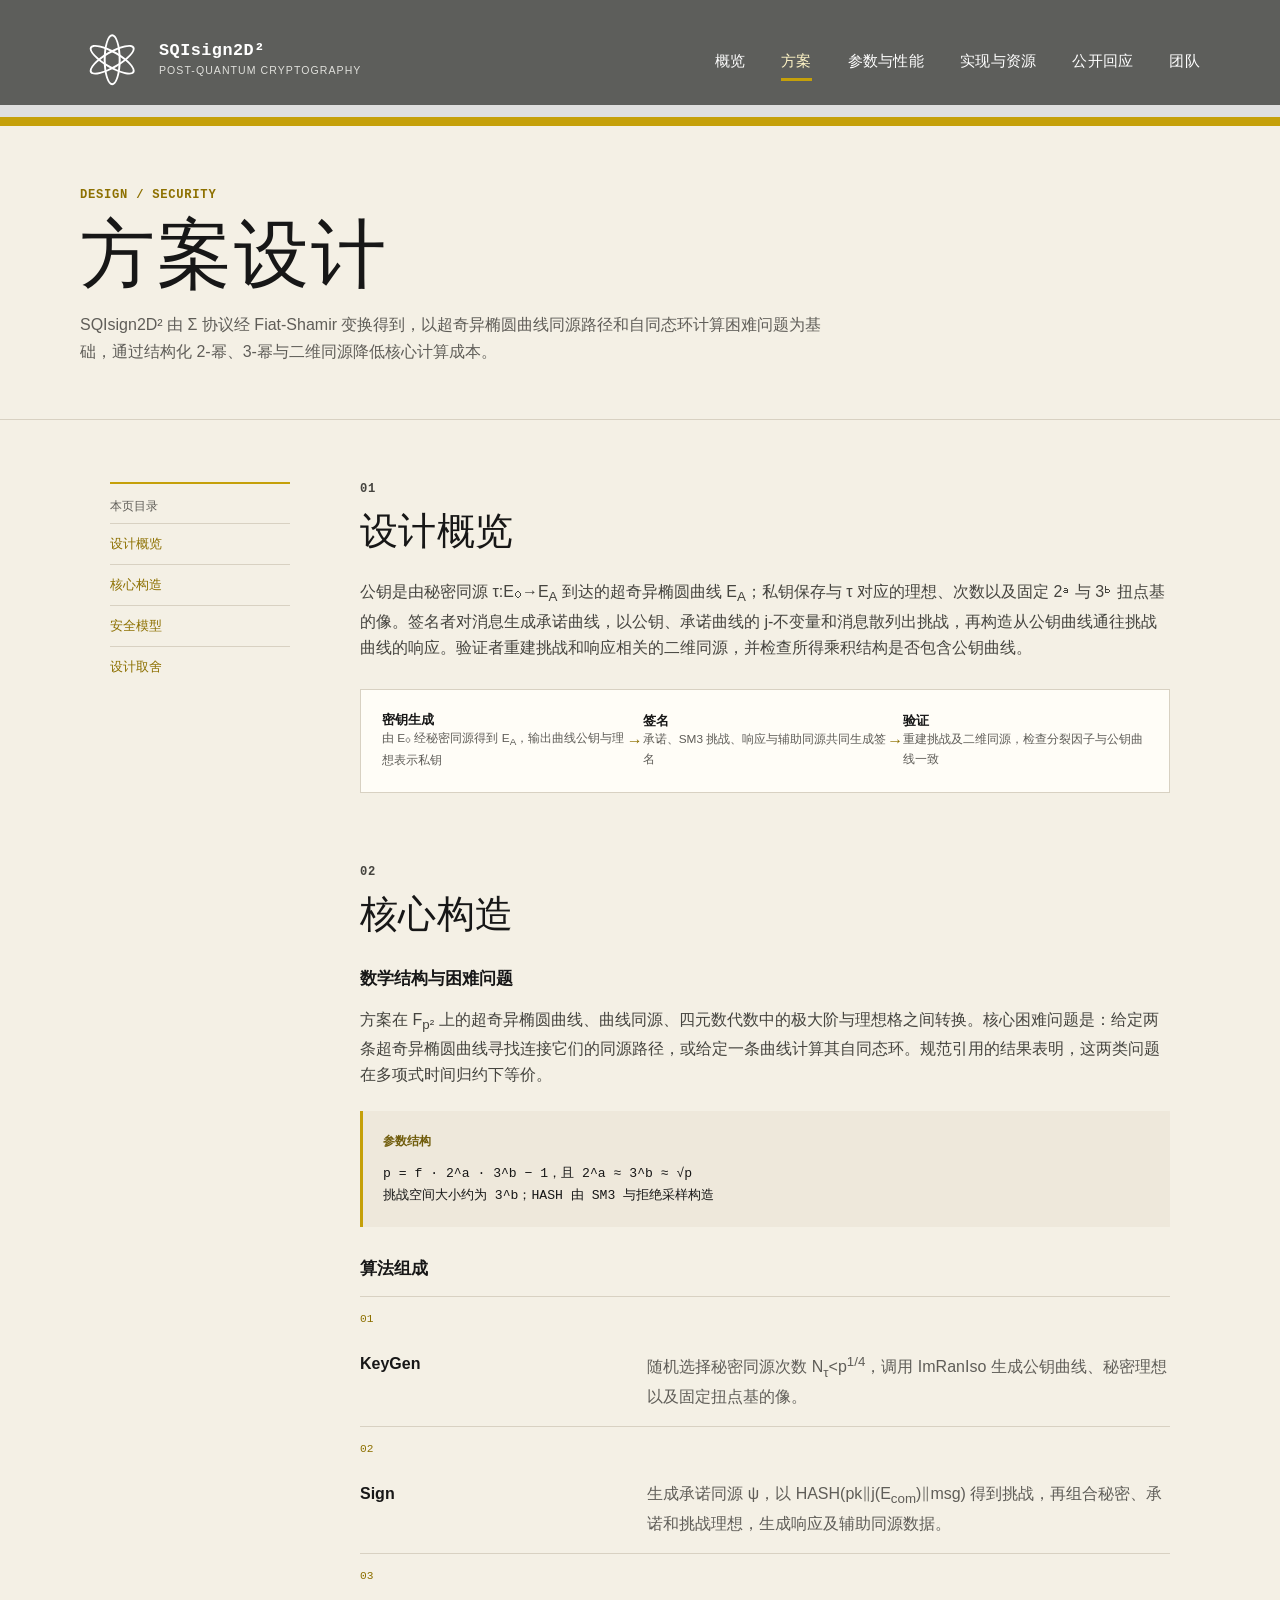
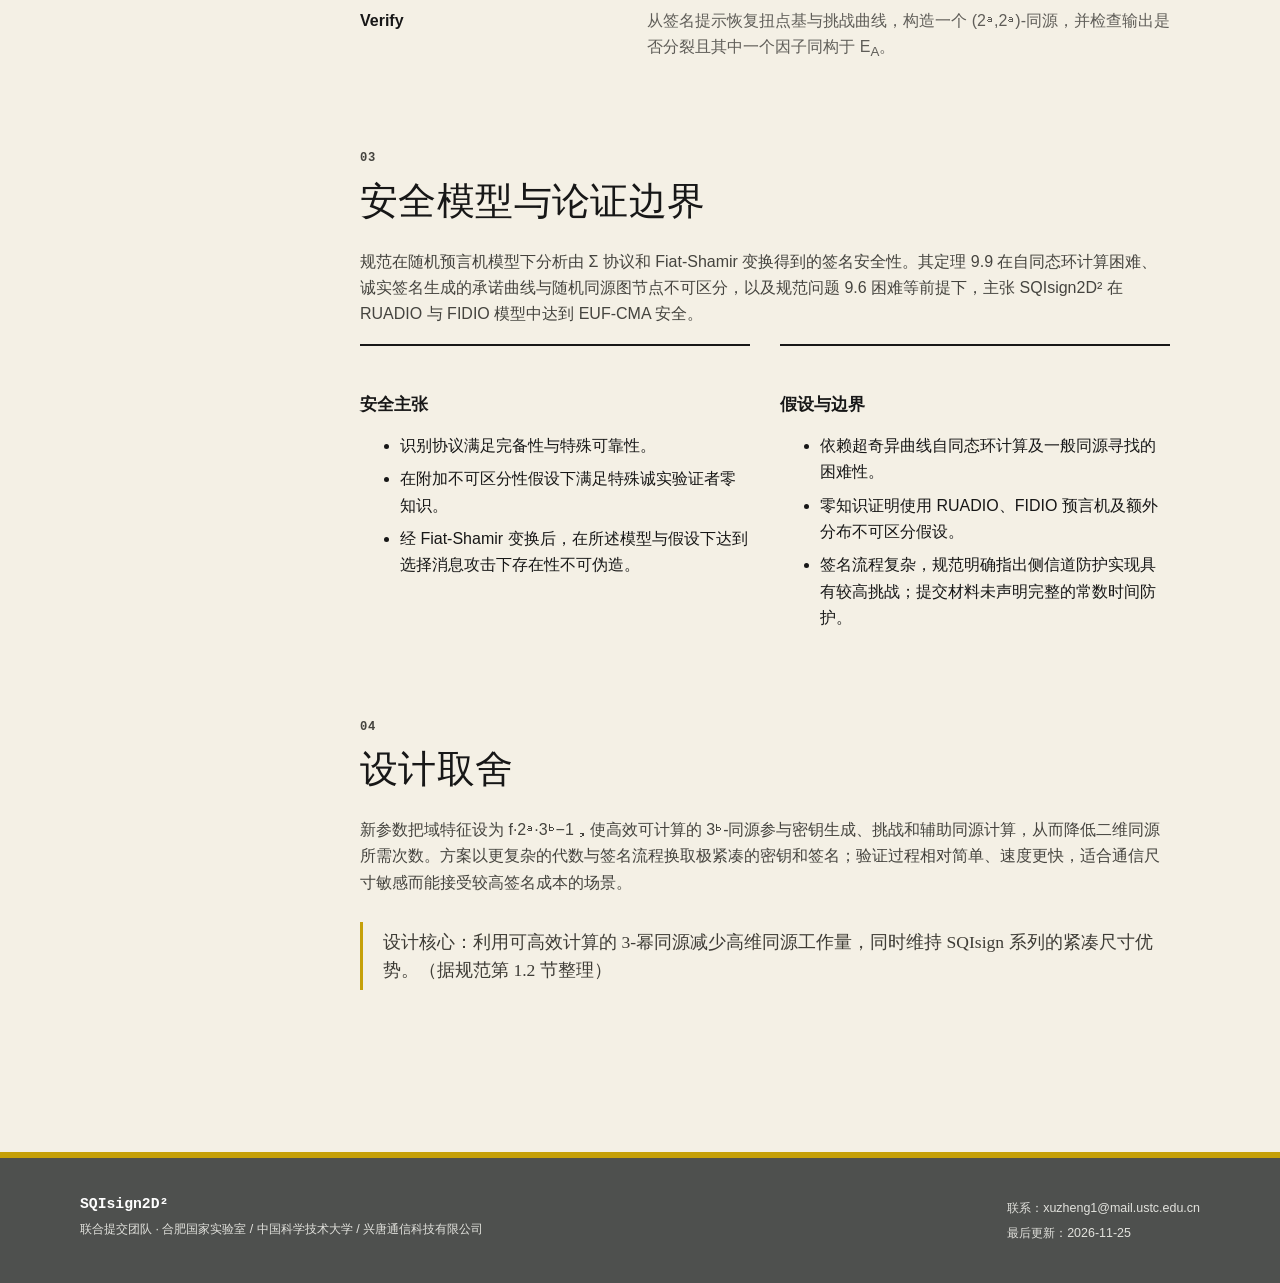
<file: scheme.html>
<!doctype html>
<html lang="zh-CN"><head><meta charset="utf-8"><meta name="viewport" content="width=device-width, initial-scale=1"><meta name="description" content="SQIsign2D² 的构造流程、数学基础、安全模型与设计取舍。"><title>方案设计 — SQIsign2D²</title><link rel="icon" type="image/svg+xml" href="assets/favicon.svg"><link rel="stylesheet" href="assets/styles.css"><script defer src="assets/site.js"></script></head>
<body data-page="scheme"><a class="skip-link" href="#main">跳到正文</a>
<header class="site-header"><a class="brand" href="index.html"><span class="brand-mark" aria-hidden="true"><i></i><i></i><i></i></span><span><b>SQIsign2D²</b><small>POST-QUANTUM CRYPTOGRAPHY</small></span></a><button class="menu-button" type="button" aria-expanded="false" aria-controls="primary-nav">菜单</button><nav id="primary-nav" class="primary-nav" aria-label="主导航"><a data-nav="home" href="index.html">概览</a><a data-nav="scheme" href="scheme.html">方案</a><a data-nav="parameters" href="parameters.html">参数与性能</a><a data-nav="implementation" href="implementation.html">实现与资源</a><a data-nav="responses" href="responses.html">公开回应</a><a data-nav="team" href="team.html">团队</a></nav></header>
<main id="main"><header class="page-hero"><p class="kicker">DESIGN / SECURITY</p><h1>方案设计</h1><p>SQIsign2D² 由 Σ 协议经 Fiat-Shamir 变换得到，以超奇异椭圆曲线同源路径和自同态环计算困难问题为基础，通过结构化 2-幂、3-幂与二维同源降低核心计算成本。</p></header>
<div class="content-shell"><aside class="side-nav"><p>本页目录</p><a href="#overview">设计概览</a><a href="#construction">核心构造</a><a href="#security">安全模型</a><a href="#rationale">设计取舍</a></aside>
<article class="article-body">
<section id="overview"><p class="section-index">01</p><h2>设计概览</h2><p>公钥是由秘密同源 τ:E₀→E<sub>A</sub> 到达的超奇异椭圆曲线 E<sub>A</sub>；私钥保存与 τ 对应的理想、次数以及固定 2ᵃ 与 3ᵇ 扭点基的像。签名者对消息生成承诺曲线，以公钥、承诺曲线的 j-不变量和消息散列出挑战，再构造从公钥曲线通往挑战曲线的响应。验证者重建挑战和响应相关的二维同源，并检查所得乘积结构是否包含公钥曲线。</p><div class="flow" aria-label="算法流程"><div><b>密钥生成</b><span>由 E₀ 经秘密同源得到 E<sub>A</sub>，输出曲线公钥与理想表示私钥</span></div><i>→</i><div><b>签名</b><span>承诺、SM3 挑战、响应与辅助同源共同生成签名</span></div><i>→</i><div><b>验证</b><span>重建挑战及二维同源，检查分裂因子与公钥曲线一致</span></div></div></section>
<section id="construction"><p class="section-index">02</p><h2>核心构造</h2><h3>数学结构与困难问题</h3><p>方案在 F<sub>p²</sub> 上的超奇异椭圆曲线、曲线同源、四元数代数中的极大阶与理想格之间转换。核心困难问题是：给定两条超奇异椭圆曲线寻找连接它们的同源路径，或给定一条曲线计算其自同态环。规范引用的结果表明，这两类问题在多项式时间归约下等价。</p><div class="callout"><b>参数结构</b><code>p = f · 2^a · 3^b − 1，且 2^a ≈ 3^b ≈ √p<br>挑战空间大小约为 3^b；HASH 由 SM3 与拒绝采样构造</code></div><h3>算法组成</h3><ul class="number-list"><li><b>KeyGen</b><span>随机选择秘密同源次数 N<sub>τ</sub>&lt;p<sup>1/4</sup>，调用 ImRanIso 生成公钥曲线、秘密理想以及固定扭点基的像。</span></li><li><b>Sign</b><span>生成承诺同源 ψ，以 HASH(pk∥j(E<sub>com</sub>)∥msg) 得到挑战，再组合秘密、承诺和挑战理想，生成响应及辅助同源数据。</span></li><li><b>Verify</b><span>从签名提示恢复扭点基与挑战曲线，构造一个 (2ᵃ,2ᵃ)-同源，并检查输出是否分裂且其中一个因子同构于 E<sub>A</sub>。</span></li></ul></section>
<section id="security"><p class="section-index">03</p><h2>安全模型与论证边界</h2><p>规范在随机预言机模型下分析由 Σ 协议和 Fiat-Shamir 变换得到的签名安全性。其定理 9.9 在自同态环计算困难、诚实签名生成的承诺曲线与随机同源图节点不可区分，以及规范问题 9.6 困难等前提下，主张 SQIsign2D² 在 RUADIO 与 FIDIO 模型中达到 EUF-CMA 安全。</p><div class="two-col"><div><h3>安全主张</h3><ul><li>识别协议满足完备性与特殊可靠性。</li><li>在附加不可区分性假设下满足特殊诚实验证者零知识。</li><li>经 Fiat-Shamir 变换后，在所述模型与假设下达到选择消息攻击下存在性不可伪造。</li></ul></div><div><h3>假设与边界</h3><ul><li>依赖超奇异曲线自同态环计算及一般同源寻找的困难性。</li><li>零知识证明使用 RUADIO、FIDIO 预言机及额外分布不可区分假设。</li><li>签名流程复杂，规范明确指出侧信道防护实现具有较高挑战；提交材料未声明完整的常数时间防护。</li></ul></div></div></section>
<section id="rationale"><p class="section-index">04</p><h2>设计取舍</h2><p>新参数把域特征设为 f·2ᵃ·3ᵇ−1，使高效可计算的 3ᵇ-同源参与密钥生成、挑战和辅助同源计算，从而降低二维同源所需次数。方案以更复杂的代数与签名流程换取极紧凑的密钥和签名；验证过程相对简单、速度更快，适合通信尺寸敏感而能接受较高签名成本的场景。</p><blockquote>设计核心：利用可高效计算的 3-幂同源减少高维同源工作量，同时维持 SQIsign 系列的紧凑尺寸优势。（据规范第 1.2 节整理）</blockquote></section>
</article></div></main>
<footer class="site-footer"><div><b>SQIsign2D²</b><p>联合提交团队 · 合肥国家实验室 / 中国科学技术大学 / 兴唐通信科技有限公司</p></div><div><p>联系：xuzheng1@mail.ustc.edu.cn</p><p>最后更新：2026-11-25</p></div></footer></body></html>
</file>
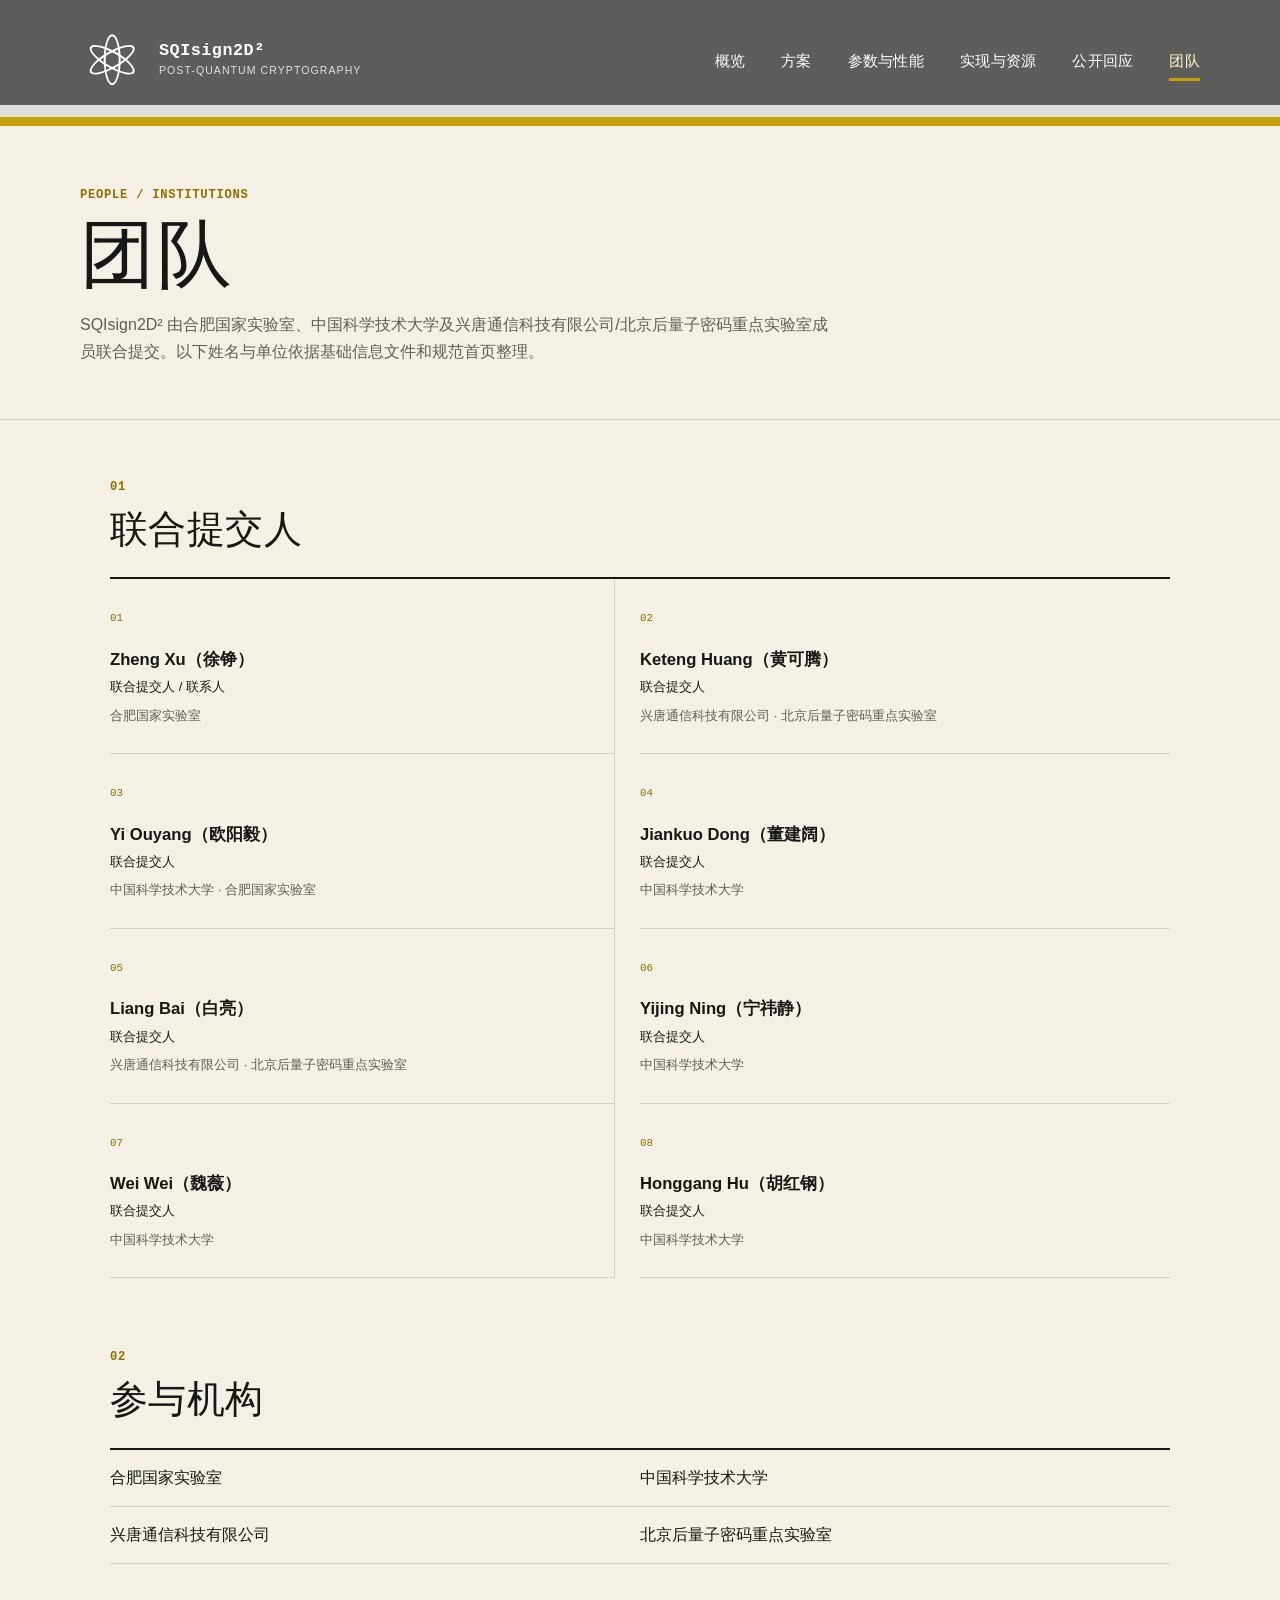
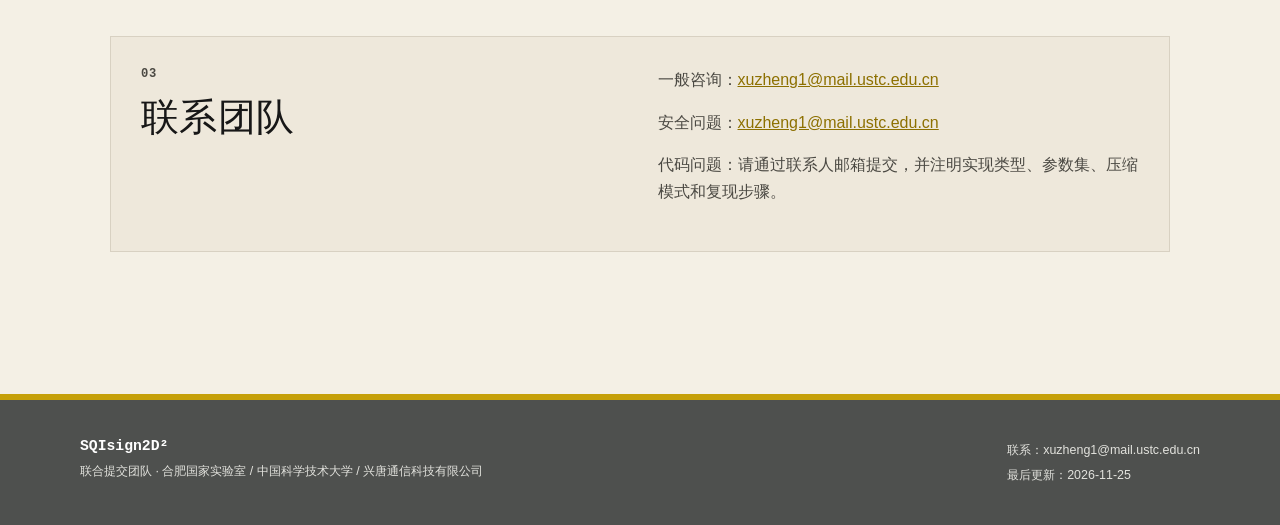
<file: team.html>
<!doctype html><html lang="zh-CN"><head><meta charset="utf-8"><meta name="viewport" content="width=device-width, initial-scale=1"><meta name="description" content="SQIsign2D² 联合提交团队及参与机构。"><title>团队 — SQIsign2D²</title><link rel="icon" type="image/svg+xml" href="assets/favicon.svg"><link rel="stylesheet" href="assets/styles.css"><script defer src="assets/site.js"></script></head>
<body data-page="team"><a class="skip-link" href="#main">跳到正文</a><header class="site-header"><a class="brand" href="index.html"><span class="brand-mark" aria-hidden="true"><i></i><i></i><i></i></span><span><b>SQIsign2D²</b><small>POST-QUANTUM CRYPTOGRAPHY</small></span></a><button class="menu-button" type="button" aria-expanded="false" aria-controls="primary-nav">菜单</button><nav id="primary-nav" class="primary-nav" aria-label="主导航"><a data-nav="home" href="index.html">概览</a><a data-nav="scheme" href="scheme.html">方案</a><a data-nav="parameters" href="parameters.html">参数与性能</a><a data-nav="implementation" href="implementation.html">实现与资源</a><a data-nav="responses" href="responses.html">公开回应</a><a data-nav="team" href="team.html">团队</a></nav></header>
<main id="main"><header class="page-hero"><p class="kicker">PEOPLE / INSTITUTIONS</p><h1>团队</h1><p>SQIsign2D² 由合肥国家实验室、中国科学技术大学及兴唐通信科技有限公司/北京后量子密码重点实验室成员联合提交。以下姓名与单位依据基础信息文件和规范首页整理。</p></header><div class="wide-article">
<section><p class="section-index">01</p><h2>联合提交人</h2><div class="team-grid">
<article><span>01</span><h3>Zheng Xu（徐铮）</h3><p>联合提交人 / 联系人</p><small>合肥国家实验室</small></article>
<article><span>02</span><h3>Keteng Huang（黄可腾）</h3><p>联合提交人</p><small>兴唐通信科技有限公司 · 北京后量子密码重点实验室</small></article>
<article><span>03</span><h3>Yi Ouyang（欧阳毅）</h3><p>联合提交人</p><small>中国科学技术大学 · 合肥国家实验室</small></article>
<article><span>04</span><h3>Jiankuo Dong（董建阔）</h3><p>联合提交人</p><small>中国科学技术大学</small></article>
<article><span>05</span><h3>Liang Bai（白亮）</h3><p>联合提交人</p><small>兴唐通信科技有限公司 · 北京后量子密码重点实验室</small></article>
<article><span>06</span><h3>Yijing Ning（宁祎静）</h3><p>联合提交人</p><small>中国科学技术大学</small></article>
<article><span>07</span><h3>Wei Wei（魏薇）</h3><p>联合提交人</p><small>中国科学技术大学</small></article>
<article><span>08</span><h3>Honggang Hu（胡红钢）</h3><p>联合提交人</p><small>中国科学技术大学</small></article>
</div></section>
<section><p class="section-index">02</p><h2>参与机构</h2><div class="institution-list"><p>合肥国家实验室</p><p>中国科学技术大学</p><p>兴唐通信科技有限公司</p><p>北京后量子密码重点实验室</p></div></section><section class="contact-panel"><div><p class="section-index">03</p><h2>联系团队</h2></div><div><p>一般咨询：<a href="mailto:xuzheng1@mail.ustc.edu.cn">xuzheng1@mail.ustc.edu.cn</a></p><p>安全问题：<a href="mailto:xuzheng1@mail.ustc.edu.cn">xuzheng1@mail.ustc.edu.cn</a></p><p>代码问题：请通过联系人邮箱提交，并注明实现类型、参数集、压缩模式和复现步骤。</p></div></section></div></main><footer class="site-footer"><div><b>SQIsign2D²</b><p>联合提交团队 · 合肥国家实验室 / 中国科学技术大学 / 兴唐通信科技有限公司</p></div><div><p>联系：xuzheng1@mail.ustc.edu.cn</p><p>最后更新：2026-11-25</p></div></footer></body></html>
</file>
<file: assets/styles.css>
:root {
  --ink: #171717;
  --muted: #5f5d58;
  --ivory: #f4f0e5;
  --ivory-deep: #ebe5d8;
  --paper: #fffdf7;
  --charcoal: #5d5e5b;
  --charcoal-dark: #4e504e;
  --gold: #c5a009;
  --gold-dark: #8d7000;
  --line: #d8d1c2;
  --max: 1120px;
  --serif: Georgia, "Times New Roman", "Songti SC", STSong, serif;
  --sans: Arial, "Microsoft YaHei", sans-serif;
  --mono: "Courier New", Consolas, monospace;
}

* { box-sizing: border-box; }
html { scroll-behavior: smooth; }
body { margin: 0; color: var(--ink); background: var(--ivory); font: 16px/1.65 var(--sans); }
a { color: var(--gold-dark); }
button, select { font: inherit; }
p, h1, h2, h3 { margin-top: 0; }
.skip-link { position: fixed; z-index: 100; top: -5rem; left: 1rem; padding: .6rem 1rem; background: #fff; }
.skip-link:focus { top: 1rem; }

.site-header {
  min-height: 126px;
  padding: 0 max(30px, calc((100vw - var(--max)) / 2));
  display: flex;
  align-items: center;
  justify-content: space-between;
  gap: 2rem;
  color: #fff;
  background: var(--charcoal);
  border-bottom: 9px solid var(--gold);
  box-shadow: inset 0 -12px 0 rgba(255,255,255,.8);
}
.brand { display: flex; align-items: center; gap: 15px; color: #fff; text-decoration: none; min-width: max-content; }
.brand span:last-child { display: flex; flex-direction: column; line-height: 1.12; }
.brand b { font: 600 1.05rem var(--mono); letter-spacing: .03em; }
.brand small { margin-top: 5px; color: #e0e0dc; font-size: .66rem; letter-spacing: .1em; }
.brand-mark { position: relative; width: 64px; height: 64px; display: grid; place-items: center; transform: rotate(30deg); }
.brand-mark i { position: absolute; width: 51px; height: 17px; border: 2px solid #fff; border-radius: 50%; }
.brand-mark i:nth-child(2) { transform: rotate(60deg); }
.brand-mark i:nth-child(3) { transform: rotate(120deg); }
.primary-nav { display: flex; align-items: center; gap: clamp(18px, 2.8vw, 40px); }
.primary-nav a { position: relative; padding: 44px 0 38px; color: #fff; text-decoration: none; font: 500 .96rem var(--mono); letter-spacing: .02em; white-space: nowrap; }
.primary-nav a:hover, .primary-nav a.active { color: #fff5c6; }
.primary-nav a.active::after { content: ""; position: absolute; right: 0; bottom: 29px; left: 0; height: 3px; background: var(--gold); }
.menu-button { display: none; padding: .45rem .75rem; color: #fff; background: transparent; border: 1px solid #e6e6e1; }

.hero { padding: 70px max(30px, calc((100vw - var(--max)) / 2)) 62px; text-align: center; background: var(--ivory); }
.eyebrow { display: flex; justify-content: center; gap: 30px; color: var(--muted); font: 500 .76rem var(--mono); }
.hero-layout { padding-top: 48px; }
.kicker, .section-index { color: var(--gold-dark); font: 600 .76rem var(--mono); letter-spacing: .06em; text-transform: uppercase; }
.hero h1 { margin: 8px 0 22px; font: 400 clamp(4rem, 8vw, 7rem)/1 var(--serif); letter-spacing: .035em; }
.lead { max-width: 720px; margin: 0 auto; color: #343432; font-size: 1.04rem; }
.hero-actions { display: flex; flex-wrap: wrap; justify-content: center; gap: 12px; margin-top: 30px; }
.button { display: inline-flex; min-height: 41px; padding: .5rem 1rem; align-items: center; justify-content: center; color: var(--ink); background: transparent; border: 1px solid #88857d; text-decoration: none; font-size: .84rem; font-weight: 600; }
.button:hover { border-color: var(--gold-dark); background: #fffaf0; }
.button.primary { color: #fff; background: var(--charcoal-dark); border-color: var(--charcoal-dark); }
.button.primary:hover { background: #3f413f; }
.button.small { min-height: 36px; padding: .4rem .7rem; font-size: .78rem; }
.button.disabled { color: var(--muted); background: var(--ivory-deep); border-color: var(--line); pointer-events: none; overflow-wrap: anywhere; }
.status-panel { max-width: 900px; margin: 52px auto 0; padding: 0; text-align: left; background: rgba(255,255,255,.48); border-top: 2px solid var(--gold); border-bottom: 1px solid var(--line); }
.panel-label { margin: 0; padding: 12px 16px 8px; color: var(--muted); font: 600 .7rem var(--mono); }
.status-panel dl { display: grid; grid-template-columns: repeat(4, 1fr); margin: 0; }
.status-panel dl div { min-width: 0; padding: 14px 16px; border-top: 1px solid var(--line); border-right: 1px solid var(--line); }
.status-panel dl div:last-child { border-right: 0; }
.status-panel dt { color: var(--muted); font-size: .75rem; }
.status-panel dd { margin: 5px 0 0; font-size: .8rem; overflow-wrap: anywhere; }
.status-note { margin: 0; padding: 10px 16px; color: var(--muted); border-top: 1px solid var(--line); font-size: .74rem; }
.status-note span { display: inline-block; width: 6px; height: 6px; margin-right: 7px; background: var(--gold); border-radius: 50%; }

.section, .wide-article { max-width: var(--max); margin: auto; padding: 70px 30px; }
.intro-grid { display: grid; grid-template-columns: 280px 1fr; gap: 70px; border-top: 1px solid var(--line); }
h2 { margin-bottom: 25px; font: 400 clamp(1.8rem, 3vw, 2.55rem)/1.2 var(--serif); letter-spacing: .01em; }
h3 { font-size: 1.04rem; line-height: 1.4; }
.prose { color: #464541; }
.feature-band { max-width: none; padding-right: max(30px, calc((100vw - var(--max)) / 2)); padding-left: max(30px, calc((100vw - var(--max)) / 2)); background: #eee8db; border-top: 1px solid var(--line); border-bottom: 1px solid var(--line); }
.section-index.light { color: var(--gold-dark); }
.feature-grid { display: grid; grid-template-columns: repeat(4, 1fr); margin-top: 28px; border-top: 2px solid var(--gold); }
.feature-grid a { min-height: 230px; padding: 28px 25px; color: var(--ink); border-right: 1px solid var(--line); text-align: center; text-decoration: none; }
.feature-grid a:last-child { border-right: 0; }
.feature-grid a:hover { background: rgba(255,255,255,.45); }
.feature-grid a > span { color: var(--gold-dark); font: 500 .72rem var(--mono); }
.feature-grid h3 { margin: 52px 0 12px; font: 600 1.2rem var(--sans); }
.feature-grid p { margin: 0; color: var(--muted); font-size: .86rem; }
.section-heading { display: flex; align-items: end; justify-content: space-between; gap: 28px; }
.text-link { margin-bottom: 27px; text-decoration: none; font-size: .82rem; }
.metric-grid { display: grid; grid-template-columns: repeat(4, 1fr); border-top: 2px solid var(--ink); border-bottom: 1px solid var(--line); }
.metric-grid article { min-width: 0; padding: 24px 19px; border-right: 1px solid var(--line); display: flex; flex-direction: column; }
.metric-grid article:last-child { border: 0; }
.metric-grid small { color: var(--muted); font: 600 .68rem var(--mono); }
.metric-grid strong { margin: 15px 0 7px; font: 600 clamp(1.15rem, 2vw, 1.6rem) var(--mono); overflow-wrap: anywhere; }
.metric-grid span { color: var(--muted); font-size: .74rem; overflow-wrap: anywhere; }
.fineprint { margin-top: 15px; color: var(--muted); font-size: .78rem; }
.update-section { padding-top: 30px; }
.timeline { margin: 0; padding: 0; border-top: 2px solid var(--ink); list-style: none; }
.timeline li { display: grid; grid-template-columns: 155px 1fr; gap: 24px; padding: 20px 0; border-bottom: 1px solid var(--line); }
.timeline time { color: var(--gold-dark); font: 500 .75rem var(--mono); }
.timeline h3 { margin: 0 0 5px; }
.timeline p { margin: 0; color: var(--muted); overflow-wrap: anywhere; }

.page-hero { padding: 62px max(30px, calc((100vw - var(--max)) / 2)) 54px; background: var(--ivory); border-bottom: 1px solid var(--line); }
.page-hero h1 { margin: 9px 0 17px; font: 400 clamp(2.8rem, 6vw, 4.7rem)/1.08 var(--serif); letter-spacing: .025em; }
.page-hero > p:last-of-type { max-width: 760px; margin-bottom: 0; color: var(--muted); overflow-wrap: anywhere; }
.content-shell { max-width: var(--max); margin: auto; padding: 62px 30px 90px; display: grid; grid-template-columns: 180px 1fr; gap: 70px; }
.side-nav { position: sticky; top: 24px; height: max-content; display: flex; flex-direction: column; border-top: 2px solid var(--gold); }
.side-nav p { margin: 12px 0 6px; color: var(--muted); font-size: .78rem; }
.side-nav a { padding: 9px 0; border-top: 1px solid var(--line); text-decoration: none; font-size: .84rem; }
.article-body section, .wide-article > section { margin-bottom: 72px; scroll-margin-top: 20px; }
.article-body p { color: #45443f; overflow-wrap: anywhere; }
.article-body h3 { margin-top: 30px; }
.flow { display: grid; grid-template-columns: 1fr auto 1fr auto 1fr; align-items: center; margin: 28px 0; padding: 21px; background: var(--paper); border: 1px solid var(--line); }
.flow div { display: flex; flex-direction: column; }
.flow b { font: 600 .83rem var(--mono); overflow-wrap: anywhere; }
.flow span { color: var(--muted); font-size: .74rem; overflow-wrap: anywhere; }
.flow i { color: var(--gold-dark); font-style: normal; }
.callout { display: flex; flex-direction: column; gap: 12px; margin: 22px 0; padding: 20px; background: #eee8db; border-left: 3px solid var(--gold); }
.callout b { color: #6f5b0a; font-size: .78rem; }
code { font-family: var(--mono); font-size: .82rem; white-space: pre-wrap; overflow-wrap: anywhere; }
.number-list { margin: 0; padding: 0; list-style: none; counter-reset: item; }
.number-list li { display: grid; grid-template-columns: 1fr 2fr; gap: 26px; padding: 16px 0; border-top: 1px solid var(--line); counter-increment: item; }
.number-list li::before { content: "0" counter(item); grid-column: 1 / -1; color: var(--gold-dark); font: 500 .7rem var(--mono); }
.number-list span { color: var(--muted); overflow-wrap: anywhere; }
.two-col { display: grid; grid-template-columns: 1fr 1fr; gap: 30px; }
.two-col > div { padding-top: 17px; border-top: 2px solid var(--ink); }
.two-col li { margin-bottom: 7px; overflow-wrap: anywhere; }
blockquote { margin: 26px 0; padding: 6px 0 6px 20px; color: #3e3c36; border-left: 3px solid var(--gold); font: 400 1.1rem/1.6 var(--serif); overflow-wrap: anywhere; }
.wide-article { padding-top: 60px; }
.version-chip { margin-bottom: 24px; padding: 6px 10px; border: 1px solid var(--line); color: var(--muted); font: 500 .72rem var(--mono); }
.table-wrap { width: 100%; max-width: 100%; overflow-x: auto; border-top: 2px solid var(--ink); }
table { width: 100%; min-width: 800px; border-collapse: collapse; background: rgba(255,255,255,.24); font-size: .84rem; }
caption { padding: 10px 0; color: var(--muted); text-align: left; font-size: .76rem; }
th, td { padding: 13px 12px; border-bottom: 1px solid var(--line); text-align: left; vertical-align: top; overflow-wrap: anywhere; }
thead th { background: var(--ivory-deep); font: 600 .72rem var(--mono); }
tbody th { font: 600 .8rem var(--mono); }
.benchmark-meta { display: grid; grid-template-columns: repeat(4, 1fr); margin: 20px 0; border: 1px solid var(--line); background: rgba(255,255,255,.3); }
.benchmark-meta div { display: flex; flex-direction: column; padding: 17px; border-right: 1px solid var(--line); }
.benchmark-meta div:last-child { border: 0; }
.benchmark-meta small { color: var(--muted); font-size: .71rem; }
.benchmark-meta b { margin-top: 6px; font-size: .79rem; overflow-wrap: anywhere; }
.resource-grid { display: grid; grid-template-columns: repeat(2, 1fr); gap: 14px; }
.resource-grid article { min-width: 0; padding: 22px; background: rgba(255,255,255,.35); border: 1px solid var(--line); }
.resource-grid article > span { color: var(--gold-dark); font: 600 .7rem var(--mono); }
.resource-grid h3 { margin: 20px 0 6px; }
.resource-grid p { min-height: 28px; color: var(--muted); font-size: .82rem; overflow-wrap: anywhere; }
.resource-grid .button { width: 100%; justify-content: flex-start; }
.status-tag { display: inline-block; padding: 1px 6px; border: 1px solid #9a9589; font-size: .7rem; }
.code-block { color: #eeeeea; background: #3f4140; border-top: 3px solid var(--gold); }
.code-block > div { display: flex; justify-content: space-between; padding: 9px 14px; color: #d0d0cb; border-bottom: 1px solid #656764; font: 500 .7rem var(--mono); }
.code-block button { color: #fff2b0; background: none; border: 0; cursor: pointer; }
.code-block pre { min-height: 135px; margin: 0; padding: 20px; overflow: auto; }
.response-policy { padding: 28px; background: rgba(255,255,255,.38); border: 1px solid var(--line); }
.policy-meta { display: flex; flex-wrap: wrap; gap: 8px 24px; padding-top: 15px; border-top: 1px solid var(--line); color: var(--muted); font-size: .76rem; }
.filter-label { margin-bottom: 24px; font-size: .78rem; }
.filter-label select { margin-left: 7px; padding: 6px 24px 6px 8px; background: var(--paper); border: 1px solid var(--line); }
.response-list { border-top: 2px solid var(--ink); }
.response-list details { border-bottom: 1px solid var(--line); }
.response-list summary { display: grid; grid-template-columns: 86px minmax(0, 1fr) 115px; gap: 18px; align-items: center; padding: 18px 0; list-style: none; cursor: pointer; }
.response-list summary::-webkit-details-marker { display: none; }
.response-list summary b { overflow-wrap: anywhere; }
.response-list summary time { color: var(--muted); font: 500 .7rem var(--mono); text-align: right; }
.response-list details > div { max-width: 860px; padding: 0 0 24px 104px; }
.response-list dl { display: grid; grid-template-columns: 95px 1fr; }
.response-list dt, .response-list dd { padding: 10px 0; border-top: 1px solid var(--line); }
.response-list dt { color: var(--muted); font-size: .73rem; }
.response-list dd { margin: 0; overflow-wrap: anywhere; }
.response-state { padding: 3px 6px; border: 1px solid; font: 600 .66rem var(--mono); }
.response-state.answered { color: #3f675c; }
.response-state.updated { color: #715d08; }
.response-state.open { color: #7f503f; }
.empty-state { padding: 28px; background: rgba(255,255,255,.38); border-top: 2px solid var(--ink); border-bottom: 1px solid var(--line); }
.empty-state strong { display: block; margin-bottom: 8px; font: 600 1rem var(--sans); }
.empty-state p { margin: 0; color: var(--muted); }
.team-grid { display: grid; grid-template-columns: repeat(2, 1fr); border-top: 2px solid var(--ink); }
.team-grid article { min-height: 145px; padding: 24px 22px 25px 0; border-bottom: 1px solid var(--line); }
.team-grid article:nth-child(odd) { margin-right: 25px; border-right: 1px solid var(--line); }
.team-grid article > span { color: var(--gold-dark); font: 500 .68rem var(--mono); }
.team-grid h3 { margin: 18px 0 5px; overflow-wrap: anywhere; }
.team-grid p { margin-bottom: 4px; font-size: .82rem; overflow-wrap: anywhere; }
.team-grid small { color: var(--muted); overflow-wrap: anywhere; }
.institution-list { display: grid; grid-template-columns: 1fr 1fr; border-top: 2px solid var(--ink); }
.institution-list p { margin: 0; padding: 15px 14px 15px 0; border-bottom: 1px solid var(--line); overflow-wrap: anywhere; }
.contact-panel { display: grid; grid-template-columns: 1fr 1fr; gap: 35px; padding: 30px !important; background: #eee8db; border: 1px solid var(--line); }
.contact-panel h2 { margin-bottom: 0; }
.contact-panel p { color: #4b4943; overflow-wrap: anywhere; }
.site-footer { display: flex; justify-content: space-between; gap: 30px; padding: 36px max(30px, calc((100vw - var(--max)) / 2)); color: #e2e2dd; background: var(--charcoal-dark); border-top: 6px solid var(--gold); font-size: .78rem; }
.site-footer b { color: #fff; font: 600 .92rem var(--mono); }
.site-footer p { margin: 4px 0; overflow-wrap: anywhere; }

@media (max-width: 940px) {
  .site-header { min-height: 90px; flex-wrap: wrap; padding-top: 12px; padding-bottom: 18px; }
  .brand-mark { width: 48px; height: 48px; }
  .brand-mark i { width: 39px; height: 14px; }
  .menu-button { display: block; }
  .primary-nav { display: none; width: 100%; flex-direction: column; align-items: stretch; gap: 0; }
  .primary-nav.open { display: flex; }
  .primary-nav a { padding: 9px 4px; border-top: 1px solid #777875; }
  .primary-nav a.active::after { display: none; }
  .status-panel dl { grid-template-columns: 1fr 1fr; }
  .status-panel dl div:nth-child(2) { border-right: 0; }
  .status-panel dl div:nth-child(-n+2) { border-bottom: 1px solid var(--line); }
  .feature-grid { grid-template-columns: 1fr 1fr; }
  .feature-grid a:nth-child(2) { border-right: 0; }
  .feature-grid a:nth-child(-n+2) { border-bottom: 1px solid var(--line); }
  .content-shell { grid-template-columns: 1fr; gap: 35px; }
  .side-nav { position: static; display: grid; grid-template-columns: repeat(2, 1fr); }
  .side-nav p { grid-column: 1 / -1; }
  .benchmark-meta { grid-template-columns: 1fr 1fr; }
  .benchmark-meta div:nth-child(2) { border-right: 0; }
  .benchmark-meta div:nth-child(-n+2) { border-bottom: 1px solid var(--line); }
}

@media (max-width: 660px) {
  body { overflow-x: hidden; }
  .site-header, .page-hero, .wide-article, .site-footer { width: 100%; max-width: 100vw; }
  .site-header { padding-right: 20px; padding-left: 20px; gap: .75rem; }
  .brand { min-width: 0; }
  .brand small { font-size: .58rem; letter-spacing: .05em; }
  .menu-button { margin-left: auto; }
  .hero { padding-top: 48px; }
  .eyebrow { flex-direction: column; gap: 3px; }
  .hero-layout { padding-top: 35px; }
  .hero h1 { font-size: clamp(2.4rem, 12vw, 3.25rem); letter-spacing: .01em; }
  .hero-actions { flex-direction: column; }
  .button { width: 100%; }
  .status-panel dl { grid-template-columns: 1fr; }
  .status-panel dl div { border-right: 0; border-bottom: 1px solid var(--line); }
  .section, .wide-article { padding-top: 54px; padding-bottom: 54px; }
  .intro-grid, .two-col, .contact-panel { grid-template-columns: 1fr; gap: 25px; }
  .feature-grid, .metric-grid, .team-grid, .institution-list { grid-template-columns: 1fr; }
  .feature-grid a, .metric-grid article, .team-grid article, .team-grid article:nth-child(odd) { margin-right: 0; border-right: 0; border-bottom: 1px solid var(--line); }
  .section-heading { align-items: start; flex-direction: column; gap: 0; }
  .text-link, .version-chip, .filter-label { margin-bottom: 22px; }
  .timeline li { grid-template-columns: 1fr; gap: 6px; }
  .flow { grid-template-columns: 1fr; gap: 7px; text-align: center; }
  .flow i { transform: rotate(90deg); }
  .number-list li { grid-template-columns: 1fr; }
  .resource-grid, .benchmark-meta { grid-template-columns: 1fr; }
  .benchmark-meta div { border-right: 0; border-bottom: 1px solid var(--line); }
  .response-policy, .response-list, .response-list details, .response-list summary, .response-list summary b, .table-wrap { min-width: 0; max-width: 100%; }
  .response-list summary { grid-template-columns: 80px minmax(0, 1fr); }
  .response-list summary time { grid-column: 2; text-align: left; }
  .response-list details > div { padding-left: 0; }
  .response-list dl { grid-template-columns: 1fr; }
  .response-list dd { padding-top: 0; border-top: 0; }
  .site-footer { flex-direction: column; }
}

@media (prefers-reduced-motion: reduce) { html { scroll-behavior: auto; } }
</file>
